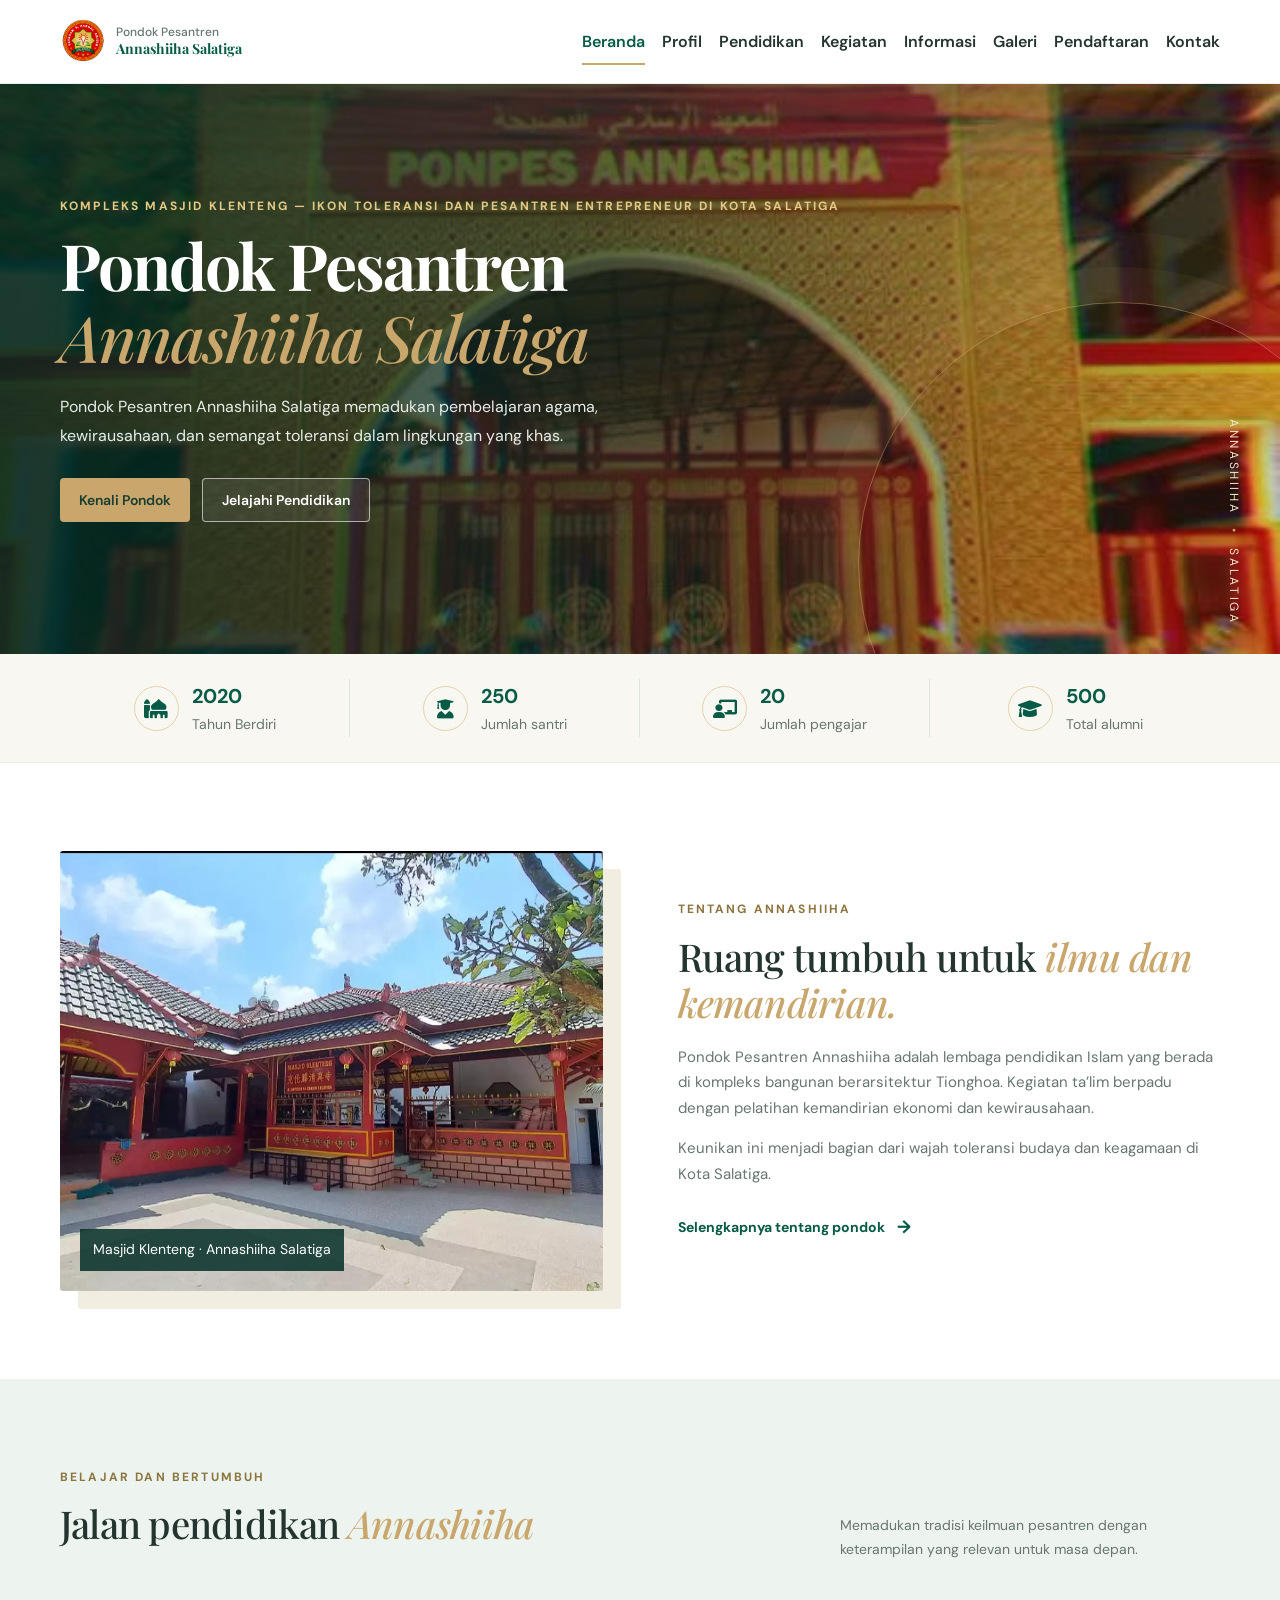
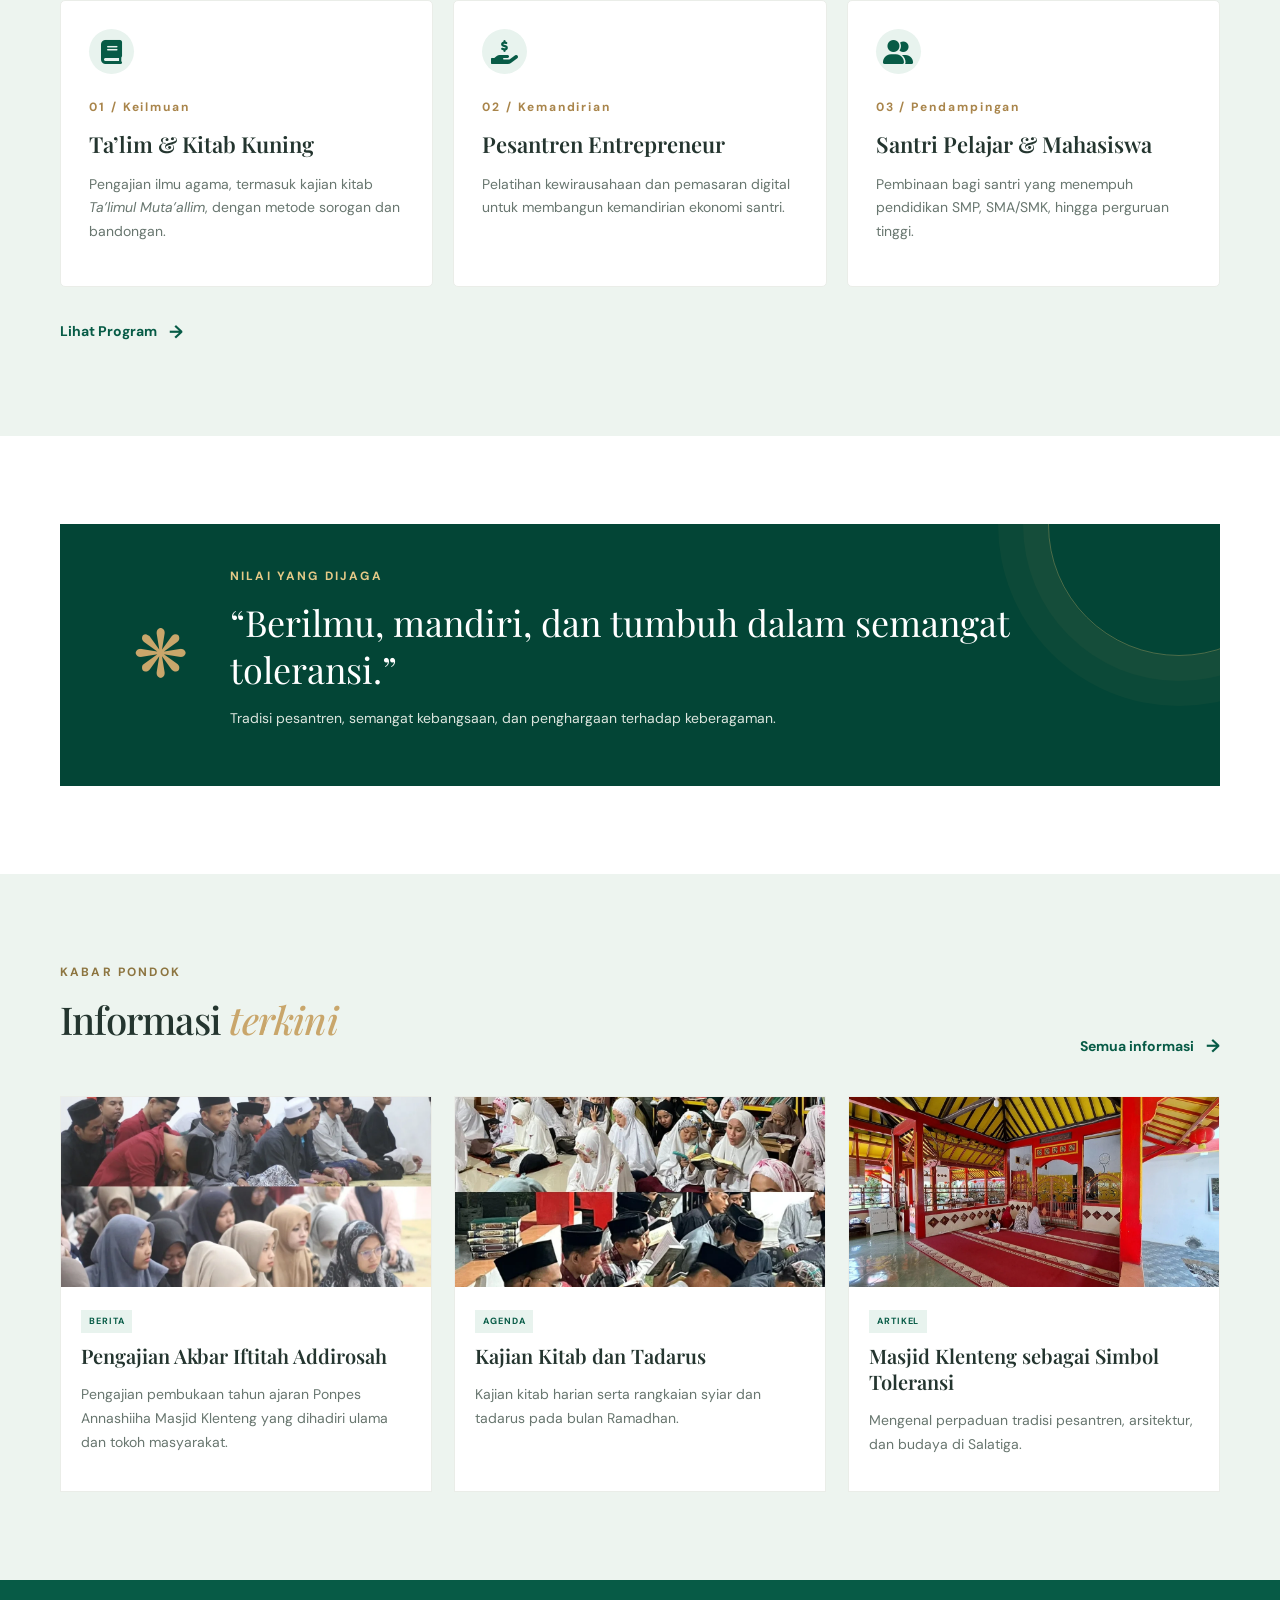
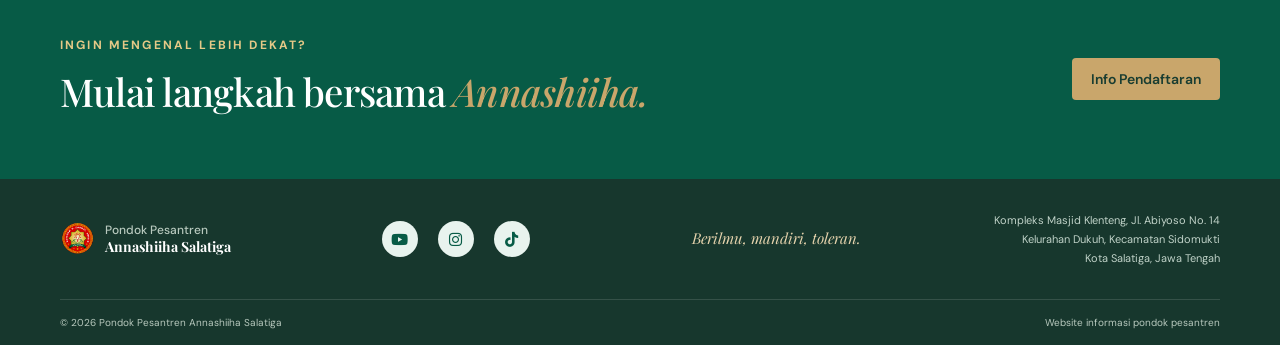
<file: index.html>
<!doctype html>
<html lang="id">
  <head>
    <meta charset="utf-8" />
    <meta name="viewport" content="width=device-width, initial-scale=1" />
    <meta
      name="description"
      content="Website Pondok Pesantren Annashiiha Salatiga — pendidikan Islam, kemandirian ekonomi, dan toleransi."
    />
    <title>Beranda | Pondok Pesantren Annashiiha Salatiga</title>
    <link rel="icon" href="assets/logo.png" type="image/svg+xml" />
    <link rel="stylesheet" href="css/style.css" />
    <link
      rel="stylesheet"
      href="https://cdnjs.cloudflare.com/ajax/libs/font-awesome/6.0.0/css/all.min.css"
    />
  </head>
  <body>
    <!-- header  -->
    <header class="site-header">
      <div class="container nav-wrap">
        <a class="brand" href="index.html">
          <img src="assets/logo.png" alt="" /><span
            ><strong>Pondok Pesantren</strong><b>Annashiiha Salatiga</b></span
          >
        </a>

        <!-- Tombol Hamburder -->
        <button
          class="nav-toggle"
          id="nav-toggle"
          type="button"
          aria-label="Buka menu navigasi"
          aria-controls="main-nav"
          aria-expanded="false"
        >
          <i class="fa-solid fa-bars"></i>
        </button>

        <!-- Menu Navigasi -->
        <nav class="main-nav" id="main-nav">
          <a class="active" href="index.html">Beranda</a>
          <a href="profil.html">Profil</a>
          <a href="pendidikan.html">Pendidikan</a>
          <a href="kegiatan.html">Kegiatan</a>
          <a href="informasi.html">Informasi</a>
          <a href="galeri.html">Galeri</a>
          <a href="pendaftaran.html">Pendaftaran</a>
          <a href="kontak.html">Kontak</a>
        </nav>
      </div>
    </header>

    <!-- konten -->
    <main>
      <!-- hero section -->
      <section class="hero-home">
        <div class="hero-overlay"></div>
        <div class="container hero-content">
          <span class="eyebrow light"
            >Kompleks Masjid Klenteng — Ikon Toleransi dan Pesantren
            Entrepreneur di Kota Salatiga</span
          >
          <h1>Pondok Pesantren<br /><em>Annashiiha Salatiga</em></h1>
          <p>
            Pondok Pesantren Annashiiha Salatiga memadukan pembelajaran agama,
            kewirausahaan, dan semangat toleransi dalam lingkungan yang khas.
          </p>
          <div class="hero-actions">
            <a class="btn btn-gold" href="profil.html">Kenali Pondok</a>
            <a class="btn btn-glass" href="pendidikan.html"
              >Jelajahi Pendidikan</a
            >
          </div>
        </div>
        <div class="hero-mark">ANNASHIIHA <span>•</span> SALATIGA</div>
      </section>

      <!-- counter -->
      <section class="stats-strip">
        <div class="container stats-grid">
          <div class="stat">
            <span class="stat-icon"><i class="fa-solid fa-mosque"></i></span>
            <div>
              <strong class="counter" data-target="2020">0</strong>
              <small>Tahun Berdiri</small>
            </div>
          </div>
          <div class="stat">
            <span class="stat-icon"
              ><i class="fa-solid fa-user-graduate"></i
            ></span>
            <div>
              <strong class="counter" data-target="250">0</strong>
              <small>Jumlah santri</small>
            </div>
          </div>
          <div class="stat">
            <span class="stat-icon"
              ><i class="fa-solid fa-chalkboard-teacher"></i
            ></span>
            <div>
              <strong class="counter" data-target="20">0</strong>
              <small>Jumlah pengajar</small>
            </div>
          </div>
          <div class="stat">
            <span class="stat-icon"
              ><i class="fa-solid fa-graduation-cap"></i
            ></span>
            <div>
              <strong class="counter" data-target="500">0</strong>
              <small>Total alumni</small>
            </div>
          </div>
        </div>
      </section>

      <section class="section">
        <div class="container split-feature">
          <div class="feature-image image-temple">
            <span class="image-caption"
              >Masjid Klenteng · Annashiiha Salatiga</span
            >
          </div>
          <div class="feature-copy">
            <span class="eyebrow">Tentang Annashiiha</span>
            <h2>Ruang tumbuh untuk <em>ilmu dan kemandirian.</em></h2>
            <p>
              Pondok Pesantren Annashiiha adalah lembaga pendidikan Islam yang
              berada di kompleks bangunan berarsitektur Tionghoa. Kegiatan
              ta’lim berpadu dengan pelatihan kemandirian ekonomi dan
              kewirausahaan.
            </p>
            <p>
              Keunikan ini menjadi bagian dari wajah toleransi budaya dan
              keagamaan di Kota Salatiga.
            </p>
            <a class="text-link" href="profil.html"
              >Selengkapnya tentang pondok <span>→</span></a
            >
          </div>
        </div>
      </section>

      <section class="section section-soft">
        <div class="container">
          <div class="section-heading">
            <div>
              <span class="eyebrow">Belajar dan bertumbuh</span>
              <h2>Jalan pendidikan <em>Annashiiha</em></h2>
            </div>
            <p>
              Memadukan tradisi keilmuan pesantren dengan keterampilan yang
              relevan untuk masa depan.
            </p>
          </div>
          <div class="cards-3">
            <article class="info-card">
              <div class="card-symbol"><i class="fa-solid fa-book"></i></div>
              <span class="card-kicker">01 / Keilmuan</span>
              <h3>Ta’lim &amp; Kitab Kuning</h3>
              <p>
                Pengajian ilmu agama, termasuk kajian kitab
                <i>Ta’limul Muta’allim</i>, dengan metode sorogan dan bandongan.
              </p>
            </article>
            <article class="info-card">
              <div class="card-symbol">
                <i class="fa-solid fa-hand-holding-usd"></i>
              </div>
              <span class="card-kicker">02 / Kemandirian</span>
              <h3>Pesantren Entrepreneur</h3>
              <p>
                Pelatihan kewirausahaan dan pemasaran digital untuk membangun
                kemandirian ekonomi santri.
              </p>
            </article>
            <article class="info-card">
              <div class="card-symbol">
                <i class="fa-solid fa-user-friends"></i>
              </div>
              <span class="card-kicker">03 / Pendampingan</span>
              <h3>Santri Pelajar &amp; Mahasiswa</h3>
              <p>
                Pembinaan bagi santri yang menempuh pendidikan SMP, SMA/SMK,
                hingga perguruan tinggi.
              </p>
            </article>
            <a class="text-link" href="pendidikan.html"
              >Lihat Program <span>→</span></a
            >
          </div>
        </div>
      </section>

      <section class="section">
        <div class="container quote-band">
          <div class="quote-ornament">❋</div>
          <div>
            <span class="eyebrow light">Nilai yang dijaga</span>
            <blockquote>
              “Berilmu, mandiri, dan tumbuh dalam semangat toleransi.”
            </blockquote>
            <p>
              Tradisi pesantren, semangat kebangsaan, dan penghargaan terhadap
              keberagaman.
            </p>
          </div>
        </div>
      </section>

      <section class="section section-soft">
        <div class="container">
          <div class="section-heading">
            <div>
              <span class="eyebrow">Kabar pondok</span>
              <h2>Informasi <em>terkini</em></h2>
            </div>
            <a href="informasi.html" class="text-link"
              >Semua informasi <span>→</span></a
            >
          </div>
          <div class="news-grid">
            <article class="news-card">
              <div class="news-image news-one"></div>
              <div class="news-body">
                <span class="tag">Berita</span>
                <h3>Pengajian Akbar Iftitah Addirosah</h3>
                <p>
                  Pengajian pembukaan tahun ajaran Ponpes Annashiiha Masjid
                  Klenteng yang dihadiri ulama dan tokoh masyarakat.
                </p>
              </div>
            </article>
            <article class="news-card">
              <div class="news-image news-two"></div>
              <div class="news-body">
                <span class="tag">Agenda</span>
                <h3>Kajian Kitab dan Tadarus</h3>
                <p>
                  Kajian kitab harian serta rangkaian syiar dan tadarus pada
                  bulan Ramadhan.
                </p>
              </div>
            </article>
            <article class="news-card">
              <div class="news-image news-three"></div>
              <div class="news-body">
                <span class="tag">Artikel</span>
                <h3>Masjid Klenteng sebagai Simbol Toleransi</h3>
                <p>
                  Mengenal perpaduan tradisi pesantren, arsitektur, dan budaya
                  di Salatiga.
                </p>
              </div>
            </article>
          </div>
        </div>
      </section>

      <section class="cta-section">
        <div class="container cta-inner">
          <div>
            <span class="eyebrow light">Ingin mengenal lebih dekat?</span>
            <h2>Mulai langkah bersama <em>Annashiiha.</em></h2>
          </div>
          <a class="btn btn-gold" href="pendaftaran.html">Info Pendaftaran</a>
        </div>
      </section>
    </main>

    <!-- footer -->
    <footer class="site-footer">
      <div class="container footer-main">
        <a class="brand brand-footer" href="index.html"
          ><img src="assets/logo.png" alt="" />
          <span
            ><strong>Pondok Pesantren</strong><b>Annashiiha Salatiga</b></span
          ></a
        >
        <div class="social">
          <a
            href="https://www.youtube.com/@ponpes_annashiiha"
            aria-label="YouTube"
            target="_blank"
            rel="noopener noreferrer"
            ><i class="fab fa-youtube"></i
          ></a>
          <a
            href="https://www.instagram.com/ponpes_annashiiha/"
            aria-label="Instagram"
            target="_blank"
            rel="noopener noreferrer"
            ><i class="fab fa-instagram"></i
          ></a>
          <a
            href="https://www.tiktok.com/@ponpes_annashiiha"
            aria-label="Tiktok"
            target="_blank"
            rel="noopener noreferrer"
            ><i class="fab fa-tiktok"></i
          ></a>
        </div>
        <p>Berilmu, mandiri, toleran.</p>
        <div class="footer-address">
          Kompleks Masjid Klenteng, Jl. Abiyoso No. 14<br />Kelurahan Dukuh,
          Kecamatan Sidomukti<br />Kota Salatiga, Jawa Tengah
        </div>
      </div>
      <div class="container footer-bottom">
        <span
          >© <span id="year"></span> Pondok Pesantren Annashiiha Salatiga</span
        ><span>Website informasi pondok pesantren</span>
      </div>
    </footer>

    <script src="js/main.js"></script>
  </body>
</html>
</file>
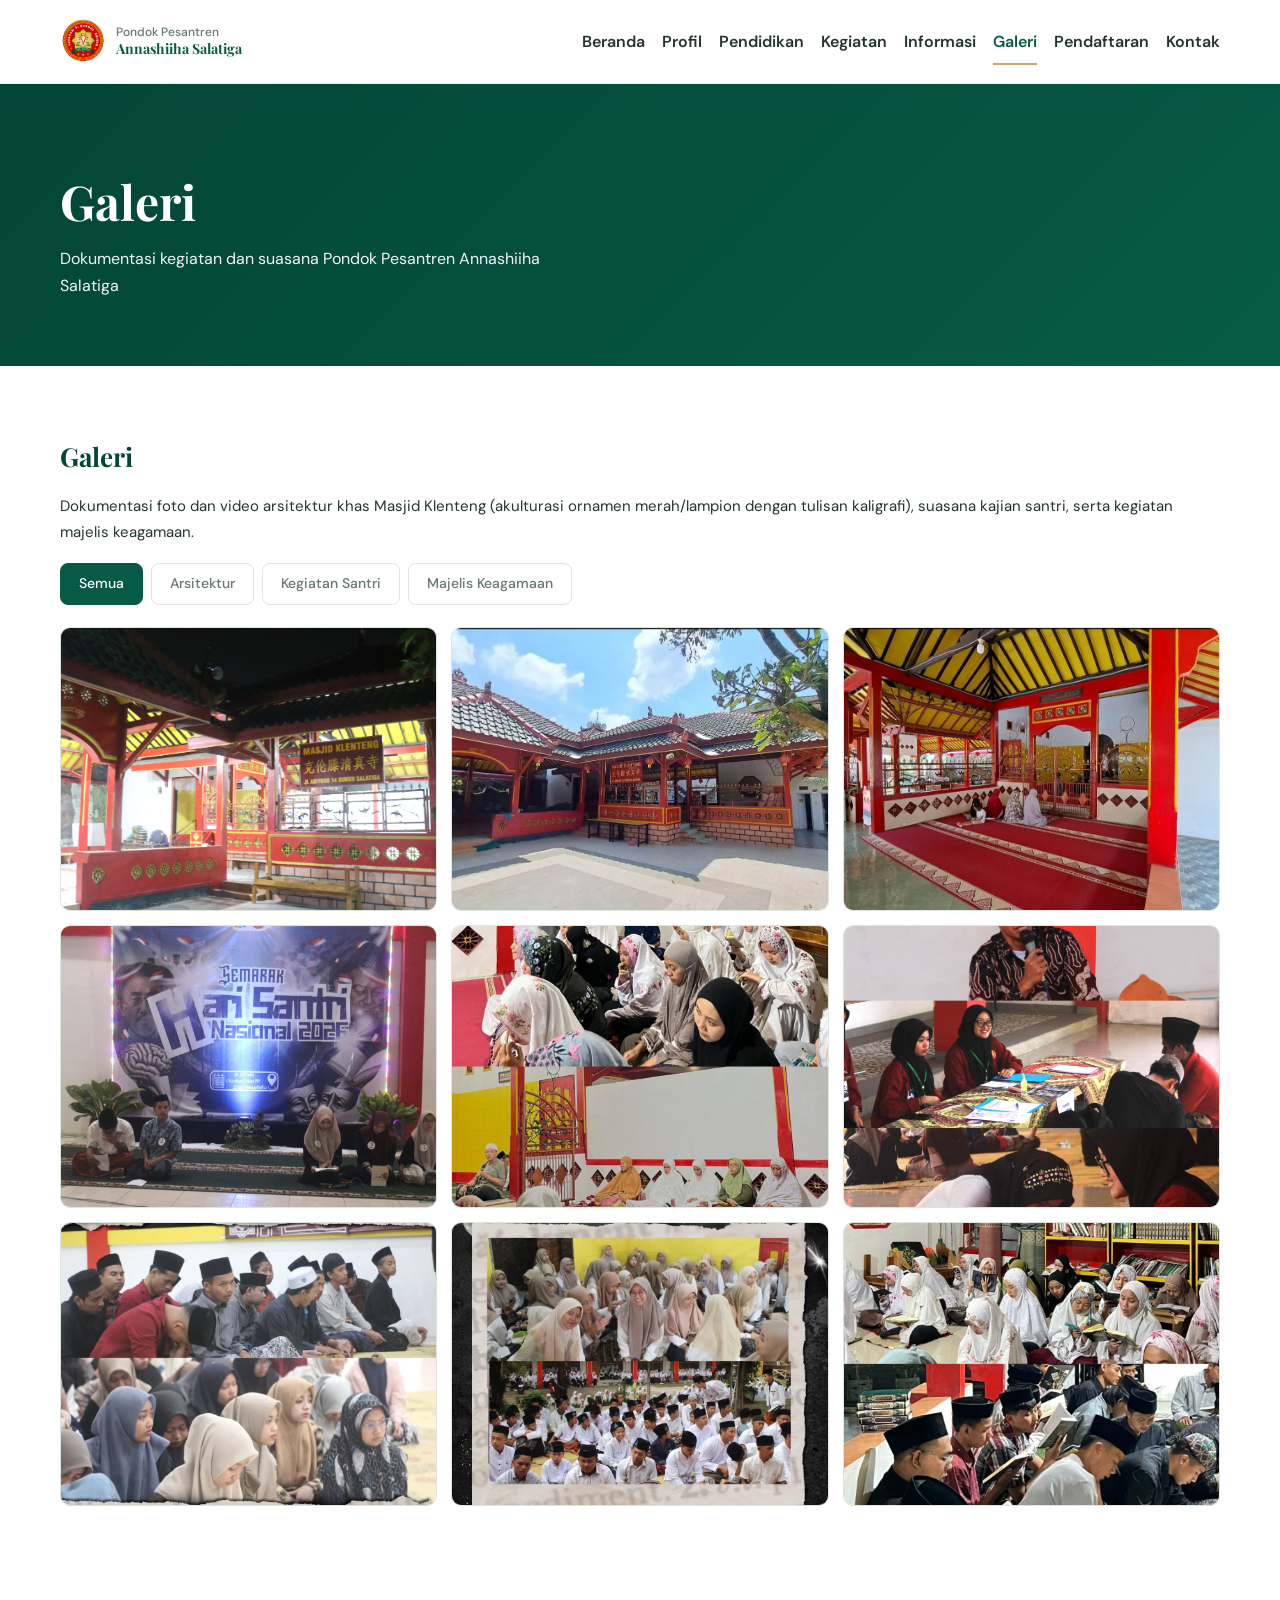
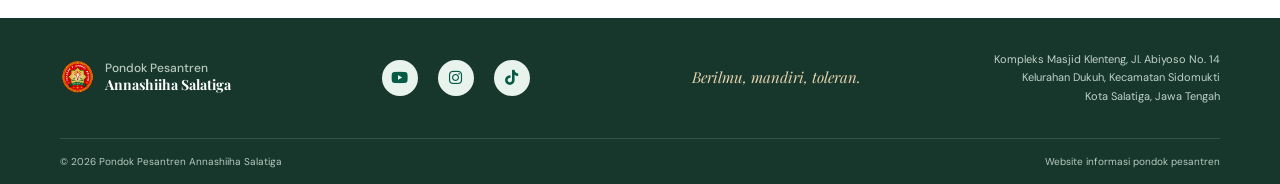
<file: galeri.html>
<!doctype html>
<html lang="id">
  <head>
    <meta charset="UTF-8" />
    <meta name="viewport" content="width=device-width, initial-scale=1" />
    <title>Galeri | Pondok Pesantren Annashiiha Salatiga</title>
    <meta
      name="description"
      content="Dokumentasi kegiatan dan suasana Pondok Pesantren Annashiiha Salatiga."
    />

    <link
      rel="stylesheet"
      href="https://cdnjs.cloudflare.com/ajax/libs/font-awesome/6.0.0/css/all.min.css"
    />
    <link rel="stylesheet" href="css/style.css" />
  </head>
  <body class="page-galeri">
    <header class="site-header">
      <div class="container nav-wrap">
        <a class="brand" href="index.html">
          <img src="assets/logo.png" alt="" />
          <span>
            <strong>Pondok Pesantren</strong>
            <b>Annashiiha Salatiga</b>
          </span>
        </a>

        <button
          class="nav-toggle"
          id="nav-toggle"
          type="button"
          aria-label="Buka menu navigasi"
          aria-controls="main-nav"
          aria-expanded="false"
        >
          <i class="fa-solid fa-bars"></i>
        </button>

        <nav class="main-nav" id="main-nav">
          <a href="index.html">Beranda</a>
          <a href="profil.html">Profil</a>
          <a href="pendidikan.html">Pendidikan</a>
          <a href="kegiatan.html">Kegiatan</a>
          <a href="informasi.html">Informasi</a>
          <a href="galeri.html" class="active">Galeri</a>
          <a href="pendaftaran.html">Pendaftaran</a>
          <a href="kontak.html">Kontak</a>
        </nav>
      </div>
    </header>

    <section class="hero">
      <div class="container">
        <h1>Galeri</h1>
        <p>
          Dokumentasi kegiatan dan suasana Pondok Pesantren Annashiiha Salatiga
        </p>
      </div>
    </section>

    <main class="container page">
      <div class="content">
        <section id="galeri">
          <h2>Galeri</h2>
          <p class="lead">
            Dokumentasi foto dan video arsitektur khas Masjid Klenteng
            (akulturasi ornamen merah/lampion dengan tulisan kaligrafi), suasana
            kajian santri, serta kegiatan majelis keagamaan.
          </p>

          <div
            class="filters"
            id="filters"
            role="group"
            aria-label="Filter kategori foto"
          >
            <button class="active" data-filter="all">Semua</button>
            <button data-filter="arsitektur">Arsitektur</button>
            <button data-filter="kegiatan">Kegiatan Santri</button>
            <button data-filter="majelis">Majelis Keagamaan</button>
          </div>

          <div class="gallery" id="gallery">
            <figure class="item" data-cat="arsitektur" tabindex="0">
              <div class="thumb" data-bg="assets/arsitektur.JPG"></div>
              <figcaption>Arsitektur khas Tionghoa Masjid Klenteng</figcaption>
            </figure>
            <figure class="item" data-cat="arsitektur" tabindex="0">
              <div class="thumb" data-bg="assets/masjid-klenteng.webp"></div>
              <figcaption>Arsitektur Masjid Klenteng</figcaption>
            </figure>
            <figure class="item" data-cat="arsitektur" tabindex="0">
              <div class="thumb" data-bg="assets/masjid2.webp"></div>
              <figcaption>Arsitektur Masjid Klenteng</figcaption>
            </figure>
            <figure class="item" data-cat="kegiatan" tabindex="0">
              <div class="thumb" data-bg="assets/hsn2026.JPG"></div>
              <figcaption>Semarak Hari Santri Nasional 2026</figcaption>
            </figure>
            <figure class="item" data-cat="kegiatan" tabindex="0">
              <div class="thumb" data-bg="assets/nuzulul quran.jpg"></div>
              <figcaption>Peringatan Nuzulul Quran</figcaption>
            </figure>
            <figure class="item" data-cat="kegiatan" tabindex="0">
              <div
                class="thumb"
                data-bg="assets/penerimaan santri baru.jpg"
              ></div>
              <figcaption>Penerimaan Santri Baru 2025</figcaption>
            </figure>
            <figure class="item" data-cat="majelis" tabindex="0">
              <div class="thumb" data-bg="assets/iftitah dirosah.jpg"></div>
              <figcaption>Pengajian Akbar Iftitah Addirosah</figcaption>
            </figure>
            <figure class="item" data-cat="majelis" tabindex="0">
              <div class="thumb" data-bg="assets/pengajian ahad pon.jpg"></div>
              <figcaption>Pengajian Ahad Pon</figcaption>
            </figure>
            <figure class="item" data-cat="majelis" tabindex="0">
              <div class="thumb" data-bg="assets/Muqoddaman.jpg"></div>
              <figcaption>Rutinan Muqoddaman Sabtu Pahing</figcaption>
            </figure>
          </div>
          <p class="empty" id="empty">Belum ada foto di kategori ini.</p>
        </section>
      </div>
    </main>

    <div
      class="lightbox"
      id="lightbox"
      role="dialog"
      aria-modal="true"
      aria-label="Pratinjau foto"
    >
      <button class="lb-btn lb-close" id="lbClose" aria-label="Tutup">
        &times;
      </button>
      <button class="lb-btn lb-prev" id="lbPrev" aria-label="Foto sebelumnya">
        &#8249;
      </button>
      <div class="big" id="lbImg"></div>
      <p id="lbCap"></p>
      <button class="lb-btn lb-next" id="lbNext" aria-label="Foto berikutnya">
        &#8250;
      </button>
    </div>

    <footer class="site-footer">
      <div class="container footer-main">
        <a class="brand brand-footer" href="index.html">
          <img src="assets/logo.png" alt="" />
          <span>
            <strong>Pondok Pesantren</strong>
            <b>Annashiiha Salatiga</b>
          </span>
        </a>

        <div class="social">
          <a
            href="https://www.youtube.com/@ponpes_annashiiha"
            aria-label="YouTube"
            target="_blank"
            rel="noopener noreferrer"
            ><i class="fab fa-youtube"></i
          ></a>
          <a
            href="https://www.instagram.com/ponpes_annashiiha/"
            aria-label="Instagram"
            target="_blank"
            rel="noopener noreferrer"
            ><i class="fab fa-instagram"></i
          ></a>
          <a
            href="https://www.tiktok.com/@ponpes_annashiiha"
            aria-label="Tiktok"
            target="_blank"
            rel="noopener noreferrer"
            ><i class="fab fa-tiktok"></i
          ></a>
        </div>

        <p>Berilmu, mandiri, toleran.</p>

        <div class="footer-address">
          Kompleks Masjid Klenteng, Jl. Abiyoso No. 14<br />
          Kelurahan Dukuh, Kecamatan Sidomukti<br />
          Kota Salatiga, Jawa Tengah
        </div>
      </div>

      <div class="container footer-bottom">
        <span
          >© <span id="year"></span> Pondok Pesantren Annashiiha Salatiga</span
        >
        <span>Website informasi pondok pesantren</span>
      </div>
    </footer>

    <script defer src="js/main.js"></script>
  </body>
</html>
</file>
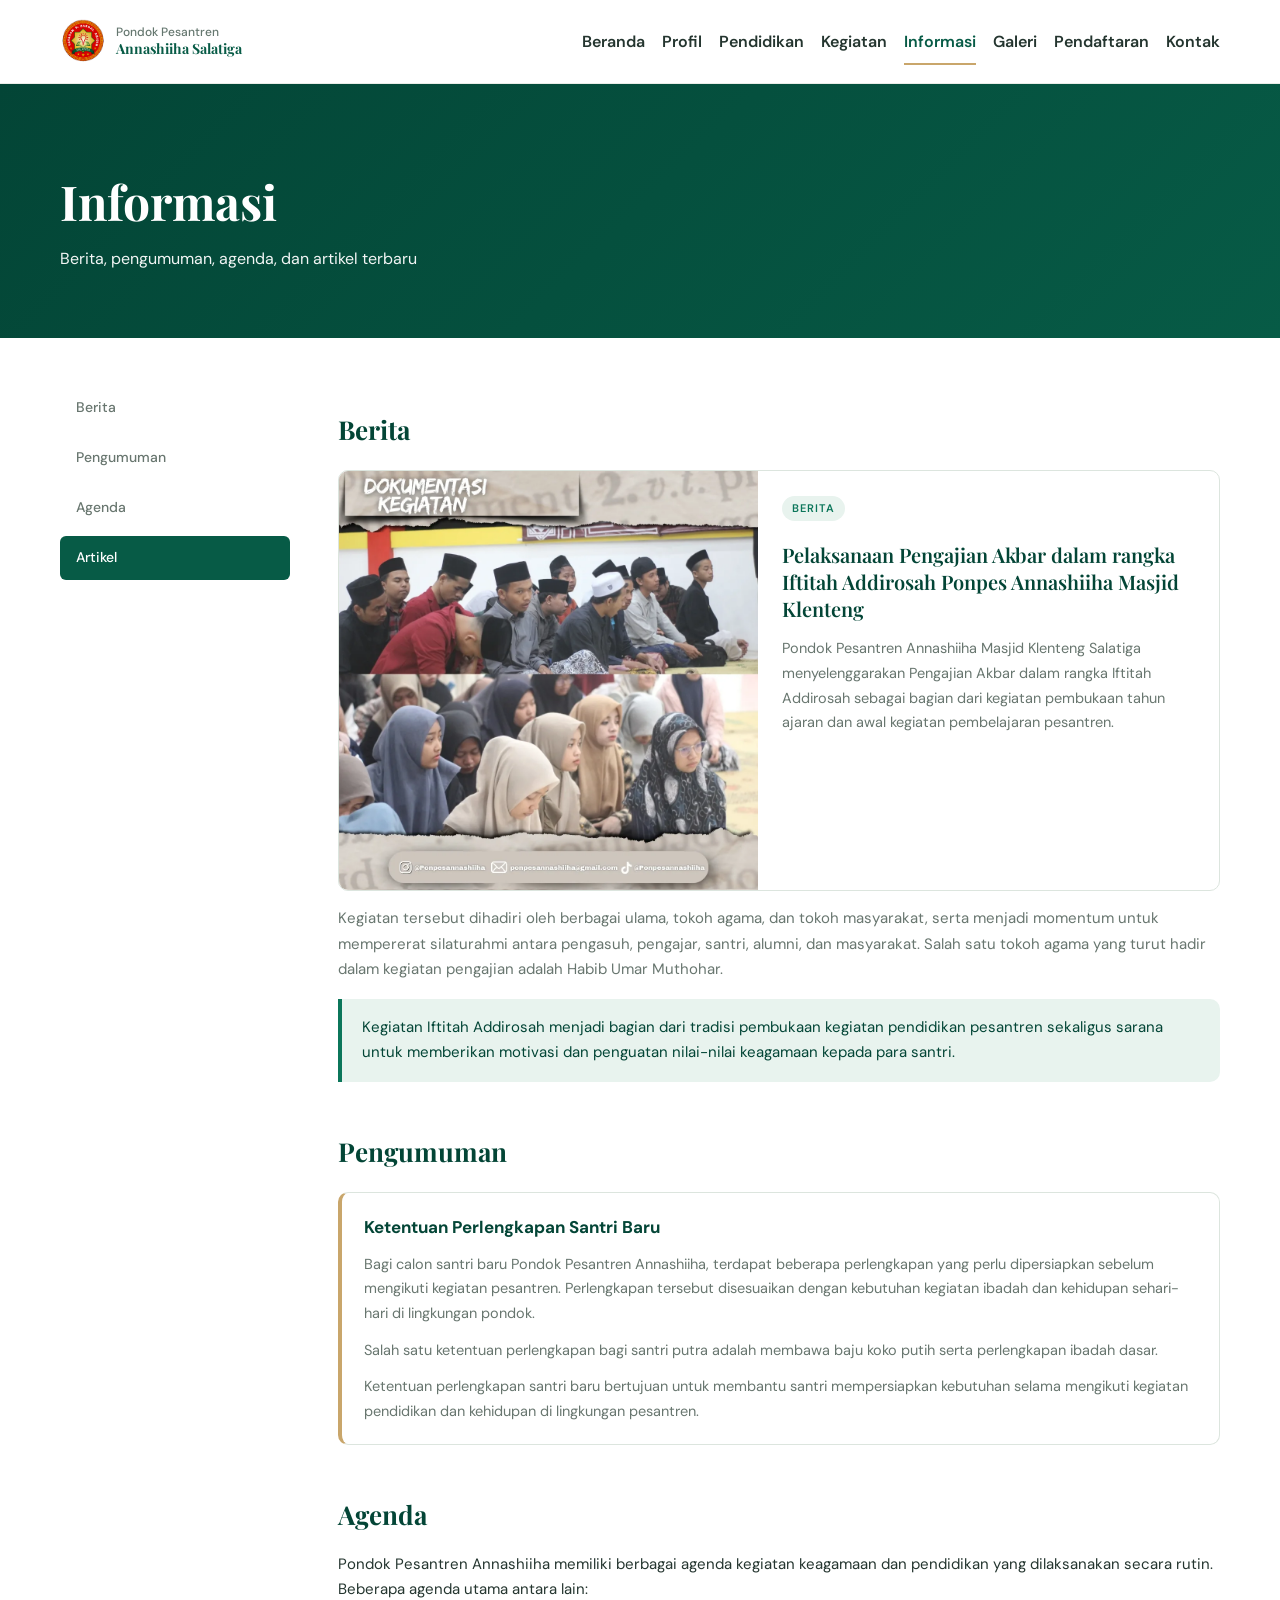
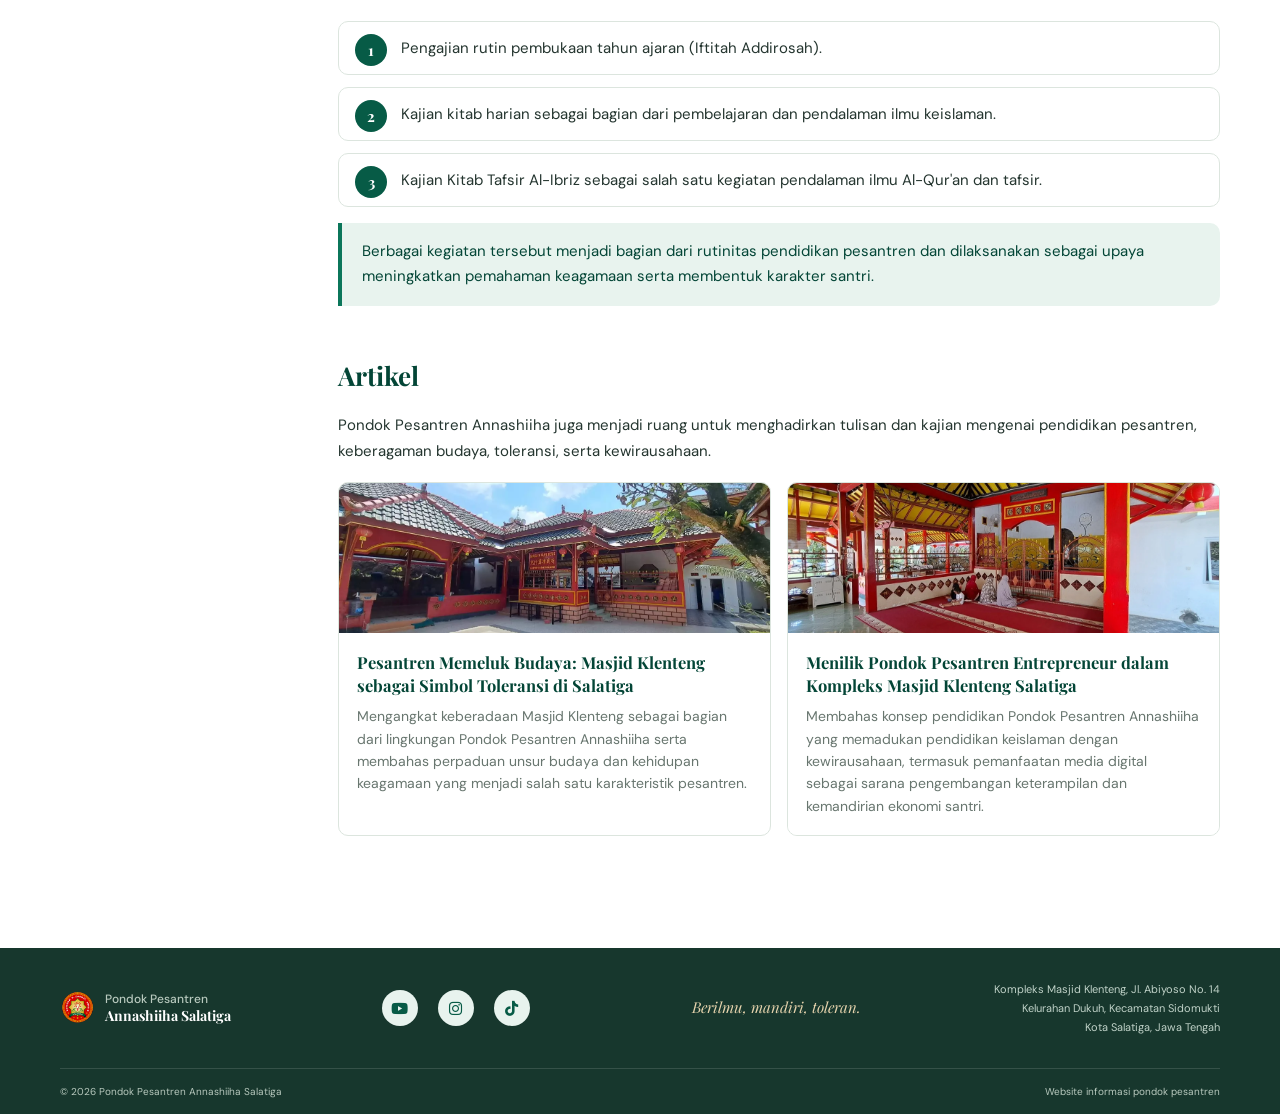
<file: informasi.html>
<!doctype html>
<html lang="id">
  <head>
    <meta charset="UTF-8" />
    <meta name="viewport" content="width=device-width, initial-scale=1" />
    <title>Informasi | Pondok Pesantren Annashiiha Salatiga</title>
    <meta
      name="description"
      content="Berita, pengumuman, agenda, dan artikel Pondok Pesantren Annashiiha Salatiga."
    />

    <link
      rel="stylesheet"
      href="https://cdnjs.cloudflare.com/ajax/libs/font-awesome/6.0.0/css/all.min.css"
    />
    <link rel="stylesheet" href="css/style.css" />
  </head>
  <body class="page-informasi">
    <header class="site-header">
      <div class="container nav-wrap">
        <a class="brand" href="index.html">
          <img src="assets/logo.png" alt="" />
          <span>
            <strong>Pondok Pesantren</strong>
            <b>Annashiiha Salatiga</b>
          </span>
        </a>

        <button
          class="nav-toggle"
          id="nav-toggle"
          type="button"
          aria-label="Buka menu navigasi"
          aria-controls="main-nav"
          aria-expanded="false"
        >
          <i class="fa-solid fa-bars"></i>
        </button>

        <nav class="main-nav" id="main-nav">
          <a href="index.html">Beranda</a>
          <a href="profil.html">Profil</a>
          <a href="pendidikan.html">Pendidikan</a>
          <a href="kegiatan.html">Kegiatan</a>
          <a href="informasi.html" class="active">Informasi</a>
          <a href="galeri.html">Galeri</a>
          <a href="pendaftaran.html">Pendaftaran</a>
          <a href="kontak.html">Kontak</a>
        </nav>
      </div>
    </header>

    <section class="hero">
      <div class="container">
        <h1>Informasi</h1>
        <p>Berita, pengumuman, agenda, dan artikel terbaru</p>
      </div>
    </section>

    <main class="container page">
      <nav class="side" id="side" aria-label="Sub menu informasi">
        <a href="#berita" class="active">Berita</a>
        <a href="#pengumuman">Pengumuman</a>
        <a href="#agenda">Agenda</a>
        <a href="#artikel">Artikel</a>
      </nav>

      <div class="content">
        <!-- ===== BERITA ===== -->
        <section id="berita">
          <h2>Berita</h2>
          <article class="news">
            <div
              class="news-img"
              role="img"
              aria-label="Pengajian Akbar Iftitah Addirosah"
            >
              <img src="assets/iftitah dirosah.jpg" alt="" />
            </div>
            <div class="news-body">
              <span class="tag">Berita</span>
              <h3>
                Pelaksanaan Pengajian Akbar dalam rangka Iftitah Addirosah
                Ponpes Annashiiha Masjid Klenteng
              </h3>
              <p>
                Pondok Pesantren Annashiiha Masjid Klenteng Salatiga
                menyelenggarakan Pengajian Akbar dalam rangka Iftitah Addirosah
                sebagai bagian dari kegiatan pembukaan tahun ajaran dan awal
                kegiatan pembelajaran pesantren.
              </p>
            </div>
          </article>
          <p>
            Kegiatan tersebut dihadiri oleh berbagai ulama, tokoh agama, dan
            tokoh masyarakat, serta menjadi momentum untuk mempererat
            silaturahmi antara pengasuh, pengajar, santri, alumni, dan
            masyarakat. Salah satu tokoh agama yang turut hadir dalam kegiatan
            pengajian adalah Habib Umar Muthohar.
          </p>
          <div class="highlight">
            <p>
              Kegiatan Iftitah Addirosah menjadi bagian dari tradisi pembukaan
              kegiatan pendidikan pesantren sekaligus sarana untuk memberikan
              motivasi dan penguatan nilai-nilai keagamaan kepada para santri.
            </p>
          </div>
        </section>

        <!-- ===== PENGUMUMAN ===== -->
        <section id="pengumuman">
          <h2>Pengumuman</h2>
          <div class="notice">
            <h3>Ketentuan Perlengkapan Santri Baru</h3>
            <p>
              Bagi calon santri baru Pondok Pesantren Annashiiha, terdapat
              beberapa perlengkapan yang perlu dipersiapkan sebelum mengikuti
              kegiatan pesantren. Perlengkapan tersebut disesuaikan dengan
              kebutuhan kegiatan ibadah dan kehidupan sehari-hari di lingkungan
              pondok.
            </p>
            <p>
              Salah satu ketentuan perlengkapan bagi santri putra adalah membawa
              baju koko putih serta perlengkapan ibadah dasar.
            </p>
            <p>
              Ketentuan perlengkapan santri baru bertujuan untuk membantu santri
              mempersiapkan kebutuhan selama mengikuti kegiatan pendidikan dan
              kehidupan di lingkungan pesantren.
            </p>
          </div>
        </section>

        <!-- ===== AGENDA ===== -->
        <section id="agenda">
          <h2>Agenda</h2>
          <p class="lead">
            Pondok Pesantren Annashiiha memiliki berbagai agenda kegiatan
            keagamaan dan pendidikan yang dilaksanakan secara rutin. Beberapa
            agenda utama antara lain:
          </p>
          <ol class="agenda">
            <li>Pengajian rutin pembukaan tahun ajaran (Iftitah Addirosah).</li>
            <li>
              Kajian kitab harian sebagai bagian dari pembelajaran dan
              pendalaman ilmu keislaman.
            </li>
            <li>
              Kajian Kitab Tafsir Al-Ibriz sebagai salah satu kegiatan
              pendalaman ilmu Al-Qur'an dan tafsir.
            </li>
          </ol>
          <div class="highlight">
            <p>
              Berbagai kegiatan tersebut menjadi bagian dari rutinitas
              pendidikan pesantren dan dilaksanakan sebagai upaya meningkatkan
              pemahaman keagamaan serta membentuk karakter santri.
            </p>
          </div>
        </section>

        <!-- ===== ARTIKEL ===== -->
        <section id="artikel">
          <h2>Artikel</h2>
          <p class="lead">
            Pondok Pesantren Annashiiha juga menjadi ruang untuk menghadirkan
            tulisan dan kajian mengenai pendidikan pesantren, keberagaman
            budaya, toleransi, serta kewirausahaan.
          </p>
          <div class="grid-2">
            <article class="article">
              <div class="thumb" role="img" aria-label="Masjid Klenteng">
                <img src="assets/masjid-klenteng.webp" alt="" />
              </div>
              <div class="body">
                <h3>
                  Pesantren Memeluk Budaya: Masjid Klenteng sebagai Simbol
                  Toleransi di Salatiga
                </h3>
                <p>
                  Mengangkat keberadaan Masjid Klenteng sebagai bagian dari
                  lingkungan Pondok Pesantren Annashiiha serta membahas
                  perpaduan unsur budaya dan kehidupan keagamaan yang menjadi
                  salah satu karakteristik pesantren.
                </p>
              </div>
            </article>
            <article class="article">
              <div class="thumb" role="img" aria-label="Pesantren entrepreneur">
                <img src="assets/masjid2.webp" alt="" />
              </div>
              <div class="body">
                <h3>
                  Menilik Pondok Pesantren Entrepreneur dalam Kompleks Masjid
                  Klenteng Salatiga
                </h3>
                <p>
                  Membahas konsep pendidikan Pondok Pesantren Annashiiha yang
                  memadukan pendidikan keislaman dengan kewirausahaan, termasuk
                  pemanfaatan media digital sebagai sarana pengembangan
                  keterampilan dan kemandirian ekonomi santri.
                </p>
              </div>
            </article>
          </div>
        </section>
      </div>
    </main>

    <footer class="site-footer">
      <div class="container footer-main">
        <a class="brand brand-footer" href="index.html">
          <img src="assets/logo.png" alt="" />
          <span>
            <strong>Pondok Pesantren</strong>
            <b>Annashiiha Salatiga</b>
          </span>
        </a>

        <div class="social">
          <a
            href="https://www.youtube.com/@ponpes_annashiiha"
            aria-label="YouTube"
            target="_blank"
            rel="noopener noreferrer"
            ><i class="fab fa-youtube"></i
          ></a>
          <a
            href="https://www.instagram.com/ponpes_annashiiha/"
            aria-label="Instagram"
            target="_blank"
            rel="noopener noreferrer"
            ><i class="fab fa-instagram"></i
          ></a>
          <a
            href="https://www.tiktok.com/@ponpes_annashiiha"
            aria-label="Tiktok"
            target="_blank"
            rel="noopener noreferrer"
            ><i class="fab fa-tiktok"></i
          ></a>
        </div>

        <p>Berilmu, mandiri, toleran.</p>

        <div class="footer-address">
          Kompleks Masjid Klenteng, Jl. Abiyoso No. 14<br />
          Kelurahan Dukuh, Kecamatan Sidomukti<br />
          Kota Salatiga, Jawa Tengah
        </div>
      </div>

      <div class="container footer-bottom">
        <span
          >© <span id="year"></span> Pondok Pesantren Annashiiha Salatiga</span
        >
        <span>Website informasi pondok pesantren</span>
      </div>
    </footer>

    <script defer src="js/main.js"></script>
  </body>
</html>
</file>
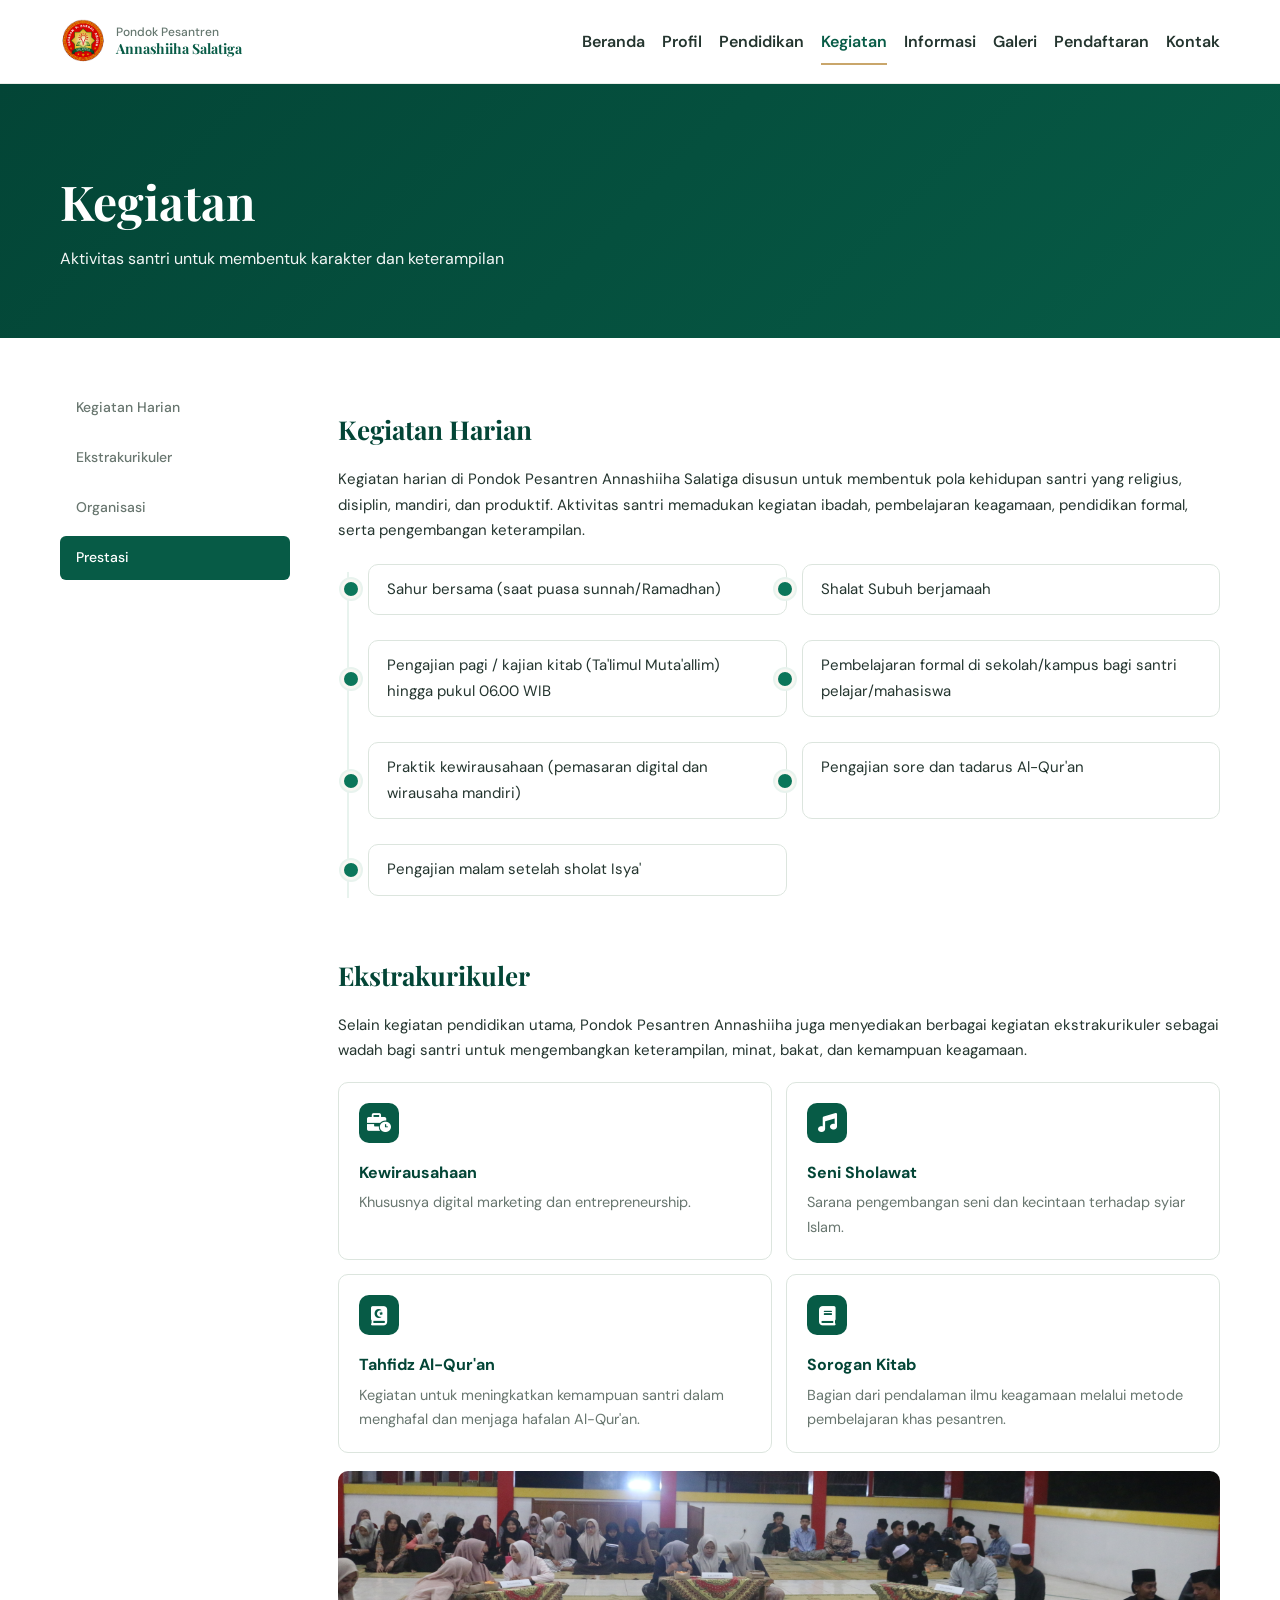
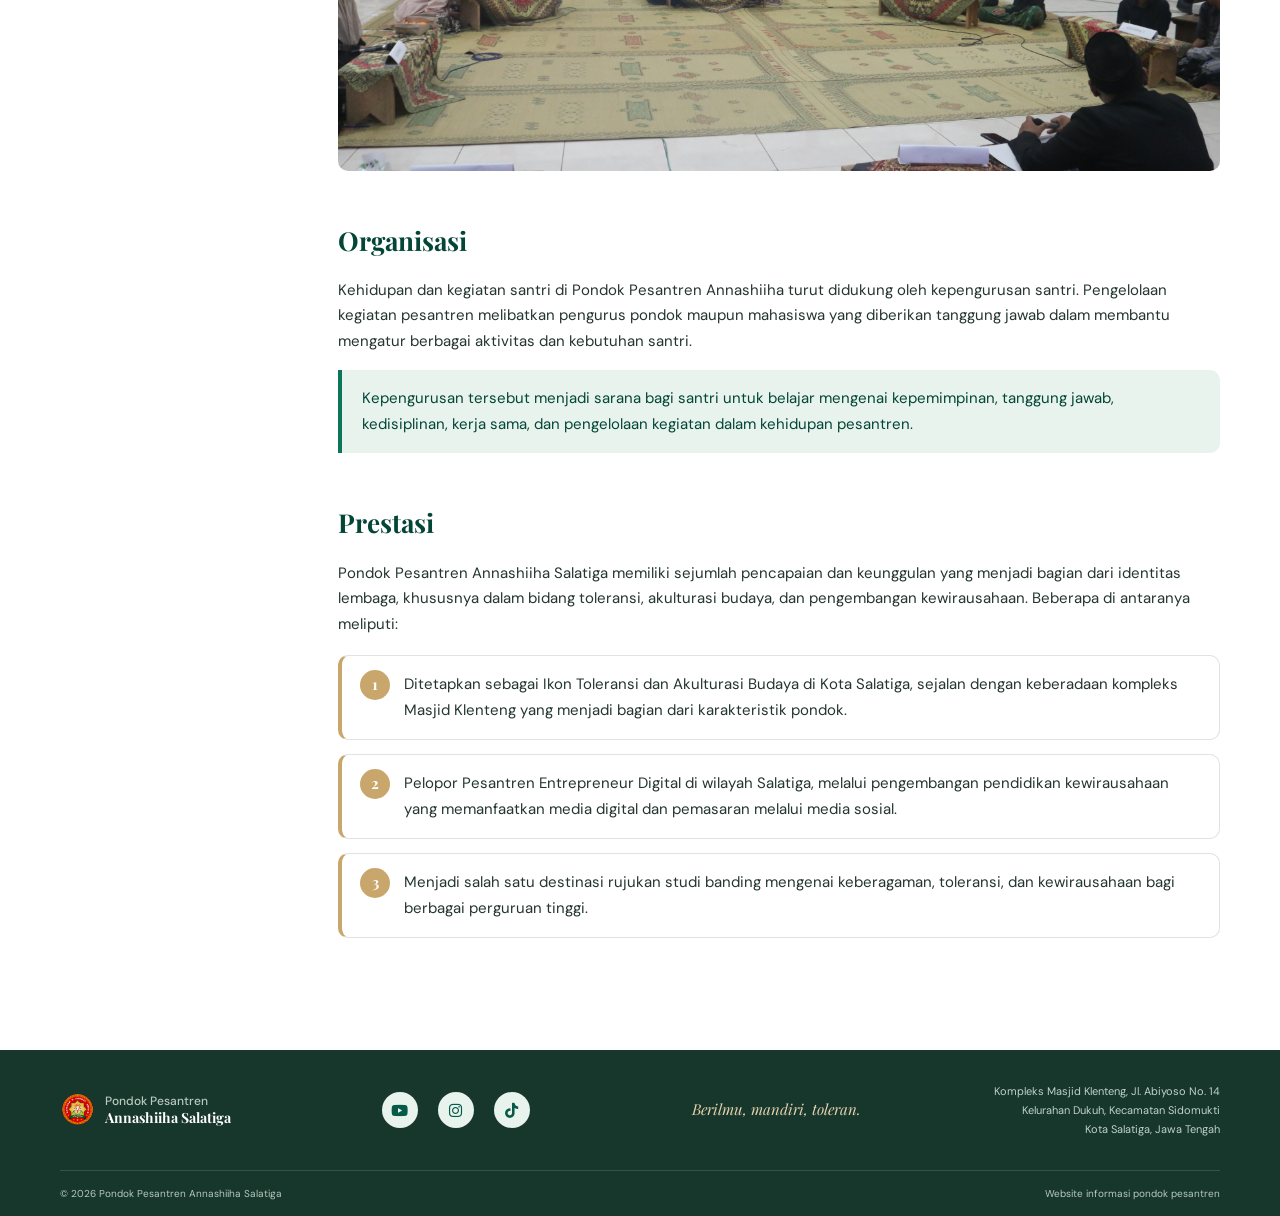
<file: kegiatan.html>
<!doctype html>
<html lang="id">
  <head>
    <meta charset="UTF-8" />
    <meta name="viewport" content="width=device-width, initial-scale=1" />
    <title>Kegiatan | Pondok Pesantren Annashiiha Salatiga</title>
    <meta
      name="description"
      content="Kegiatan harian, ekstrakurikuler, organisasi, dan prestasi santri Pondok Pesantren Annashiiha Salatiga."
    />

    <link
      rel="stylesheet"
      href="https://cdnjs.cloudflare.com/ajax/libs/font-awesome/6.0.0/css/all.min.css"
    />
    <link rel="stylesheet" href="css/style.css" />
  </head>
  <body class="page-kegiatan">
    <header class="site-header">
      <div class="container nav-wrap">
        <a class="brand" href="index.html">
          <img src="assets/logo.png" alt="" />
          <span>
            <strong>Pondok Pesantren</strong>
            <b>Annashiiha Salatiga</b>
          </span>
        </a>

        <button
          class="nav-toggle"
          id="nav-toggle"
          type="button"
          aria-label="Buka menu navigasi"
          aria-controls="main-nav"
          aria-expanded="false"
        >
          <i class="fa-solid fa-bars"></i>
        </button>

        <nav class="main-nav" id="main-nav">
          <a href="index.html">Beranda</a>
          <a href="profil.html">Profil</a>
          <a href="pendidikan.html">Pendidikan</a>
          <a href="kegiatan.html" class="active">Kegiatan</a>
          <a href="informasi.html">Informasi</a>
          <a href="galeri.html">Galeri</a>
          <a href="pendaftaran.html">Pendaftaran</a>
          <a href="kontak.html">Kontak</a>
        </nav>
      </div>
    </header>

    <section class="hero">
      <div class="container">
        <h1>Kegiatan</h1>
        <p>Aktivitas santri untuk membentuk karakter dan keterampilan</p>
      </div>
    </section>

    <main class="container page">
      <nav class="side" id="side" aria-label="Sub menu kegiatan">
        <a href="#harian" class="active">Kegiatan Harian</a>
        <a href="#ekstra">Ekstrakurikuler</a>
        <a href="#organisasi">Organisasi</a>
        <a href="#prestasi">Prestasi</a>
      </nav>

      <div class="content">
        <!-- ===== KEGIATAN HARIAN ===== -->
        <section id="harian">
          <h2>Kegiatan Harian</h2>
          <p class="lead">
            Kegiatan harian di Pondok Pesantren Annashiiha Salatiga disusun
            untuk membentuk pola kehidupan santri yang religius, disiplin,
            mandiri, dan produktif. Aktivitas santri memadukan kegiatan ibadah,
            pembelajaran keagamaan, pendidikan formal, serta pengembangan
            keterampilan.
          </p>
          <ul class="timeline">
            <li>Sahur bersama (saat puasa sunnah/Ramadhan)</li>
            <li>Shalat Subuh berjamaah</li>
            <li>
              Pengajian pagi / kajian kitab (Ta'limul Muta'allim) hingga pukul
              06.00 WIB
            </li>
            <li>
              Pembelajaran formal di sekolah/kampus bagi santri
              pelajar/mahasiswa
            </li>
            <li>
              Praktik kewirausahaan (pemasaran digital dan wirausaha mandiri)
            </li>
            <li>Pengajian sore dan tadarus Al-Qur'an</li>
            <li>Pengajian malam setelah sholat Isya'</li>
          </ul>
        </section>

        <!-- ===== EKSTRAKURIKULER ===== -->
        <section id="ekstra">
          <h2>Ekstrakurikuler</h2>
          <p class="lead">
            Selain kegiatan pendidikan utama, Pondok Pesantren Annashiiha juga
            menyediakan berbagai kegiatan ekstrakurikuler sebagai wadah bagi
            santri untuk mengembangkan keterampilan, minat, bakat, dan kemampuan
            keagamaan.
          </p>
          <div class="grid-2">
            <div class="card">
              <div class="ci"><i class="fa-solid fa-business-time"></i></div>
              <h3>Kewirausahaan</h3>
              <p>Khususnya digital marketing dan entrepreneurship.</p>
            </div>
            <div class="card">
              <div class="ci"><i class="fa-solid fa-music"></i></div>
              <h3>Seni Sholawat</h3>
              <p>
                Sarana pengembangan seni dan kecintaan terhadap syiar Islam.
              </p>
            </div>
            <div class="card">
              <div class="ci"><i class="fa-solid fa-book-quran"></i></div>
              <h3>Tahfidz Al-Qur'an</h3>
              <p>
                Kegiatan untuk meningkatkan kemampuan santri dalam menghafal dan
                menjaga hafalan Al-Qur'an.
              </p>
            </div>
            <div class="card">
              <div class="ci"><i class="fa-solid fa-book"></i></div>
              <h3>Sorogan Kitab</h3>
              <p>
                Bagian dari pendalaman ilmu keagamaan melalui metode
                pembelajaran khas pesantren.
              </p>
            </div>
          </div>
          <div class="photo" role="img" aria-label="Kegiatan santri">
            <img src="assets/kegiatan_santri3.JPG" alt="" />
            <span>Kegiatan santri Pondok Pesantren Annashiiha</span>
          </div>
        </section>

        <!-- ===== ORGANISASI ===== -->
        <section id="organisasi">
          <h2>Organisasi</h2>
          <p class="lead">
            Kehidupan dan kegiatan santri di Pondok Pesantren Annashiiha turut
            didukung oleh kepengurusan santri. Pengelolaan kegiatan pesantren
            melibatkan pengurus pondok maupun mahasiswa yang diberikan tanggung
            jawab dalam membantu mengatur berbagai aktivitas dan kebutuhan
            santri.
          </p>
          <div class="highlight">
            <p>
              Kepengurusan tersebut menjadi sarana bagi santri untuk belajar
              mengenai kepemimpinan, tanggung jawab, kedisiplinan, kerja sama,
              dan pengelolaan kegiatan dalam kehidupan pesantren.
            </p>
          </div>
        </section>

        <!-- ===== PRESTASI ===== -->
        <section id="prestasi">
          <h2>Prestasi</h2>
          <p class="lead">
            Pondok Pesantren Annashiiha Salatiga memiliki sejumlah pencapaian
            dan keunggulan yang menjadi bagian dari identitas lembaga, khususnya
            dalam bidang toleransi, akulturasi budaya, dan pengembangan
            kewirausahaan. Beberapa di antaranya meliputi:
          </p>
          <ol class="awards">
            <li>
              Ditetapkan sebagai Ikon Toleransi dan Akulturasi Budaya di Kota
              Salatiga, sejalan dengan keberadaan kompleks Masjid Klenteng yang
              menjadi bagian dari karakteristik pondok.
            </li>
            <li>
              Pelopor Pesantren Entrepreneur Digital di wilayah Salatiga,
              melalui pengembangan pendidikan kewirausahaan yang memanfaatkan
              media digital dan pemasaran melalui media sosial.
            </li>
            <li>
              Menjadi salah satu destinasi rujukan studi banding mengenai
              keberagaman, toleransi, dan kewirausahaan bagi berbagai perguruan
              tinggi.
            </li>
          </ol>
        </section>
      </div>
    </main>

    <footer class="site-footer">
      <div class="container footer-main">
        <a class="brand brand-footer" href="index.html">
          <img src="assets/logo.png" alt="" />
          <span>
            <strong>Pondok Pesantren</strong>
            <b>Annashiiha Salatiga</b>
          </span>
        </a>

        <div class="social">
          <a
            href="https://www.youtube.com/@ponpes_annashiiha"
            aria-label="YouTube"
            target="_blank"
            rel="noopener noreferrer"
            ><i class="fab fa-youtube"></i
          ></a>
          <a
            href="https://www.instagram.com/ponpes_annashiiha/"
            aria-label="Instagram"
            target="_blank"
            rel="noopener noreferrer"
            ><i class="fab fa-instagram"></i
          ></a>
          <a
            href="https://www.tiktok.com/@ponpes_annashiiha"
            aria-label="Tiktok"
            target="_blank"
            rel="noopener noreferrer"
            ><i class="fab fa-tiktok"></i
          ></a>
        </div>

        <p>Berilmu, mandiri, toleran.</p>

        <div class="footer-address">
          Kompleks Masjid Klenteng, Jl. Abiyoso No. 14<br />
          Kelurahan Dukuh, Kecamatan Sidomukti<br />
          Kota Salatiga, Jawa Tengah
        </div>
      </div>

      <div class="container footer-bottom">
        <span
          >© <span id="year"></span> Pondok Pesantren Annashiiha Salatiga</span
        >
        <span>Website informasi pondok pesantren</span>
      </div>
    </footer>

    <script defer src="js/main.js"></script>
  </body>
</html>
</file>
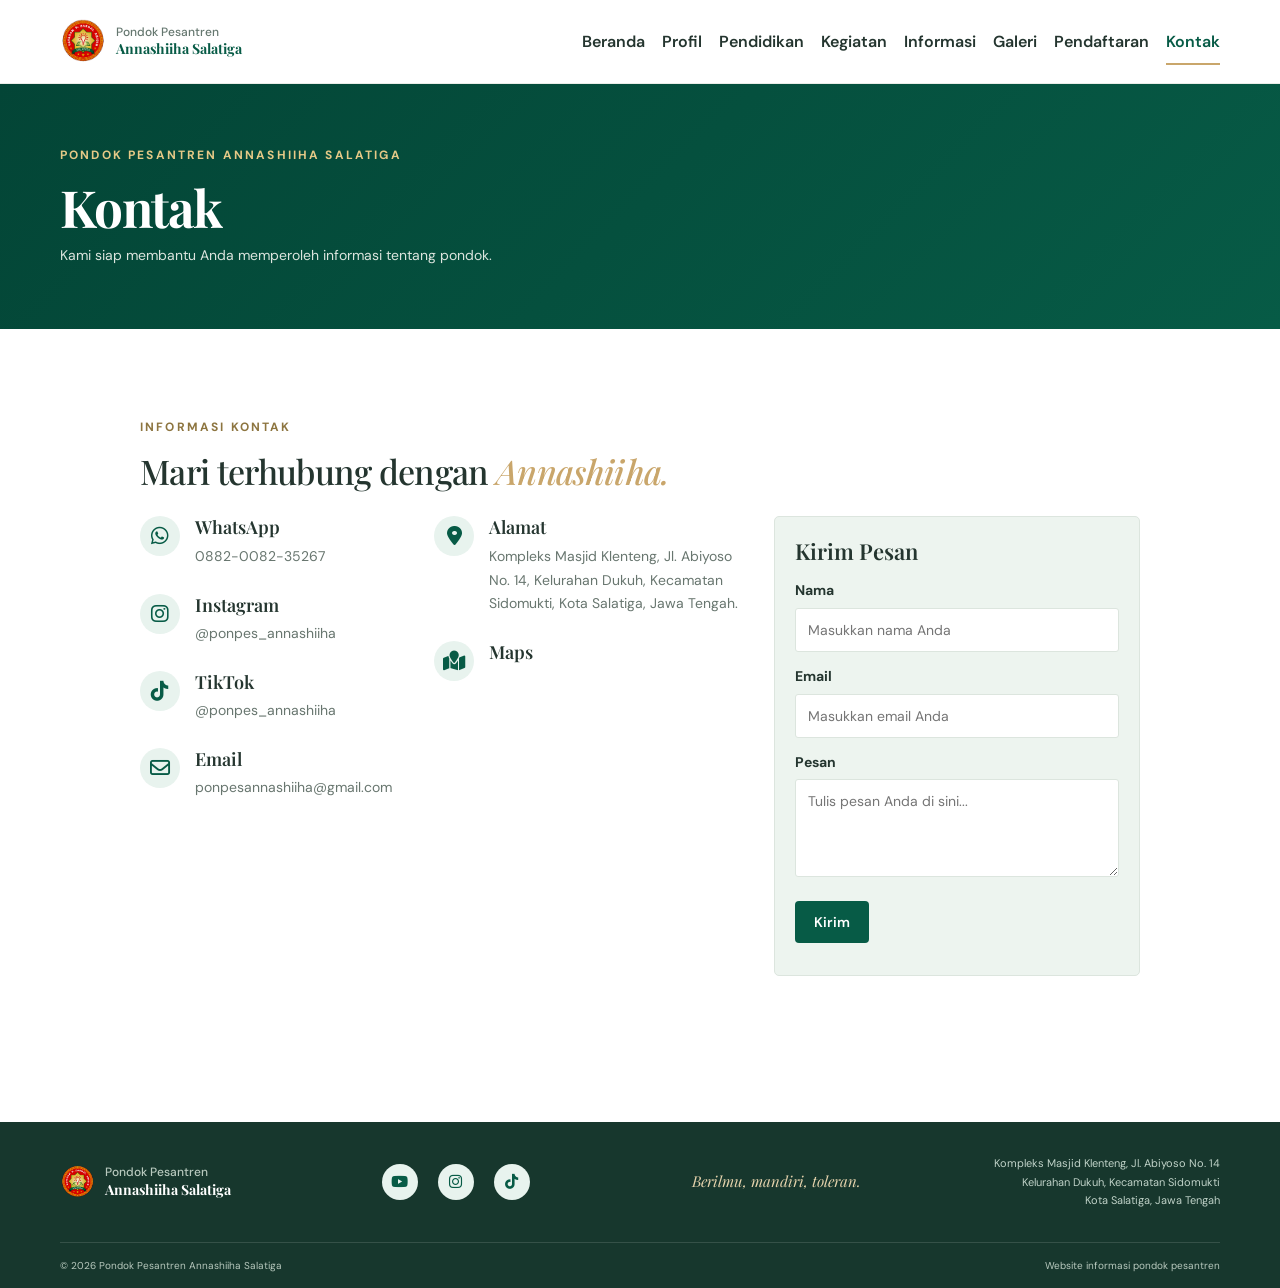
<file: kontak.html>
<!doctype html>
<html lang="id">
  <head>
    <meta charset="utf-8" />
    <meta name="viewport" content="width=device-width, initial-scale=1" />
    <meta
      name="description"
      content="Kontak Pondok Pesantren Annashiiha Salatiga"
    />
    <title>Kontak | Pondok Pesantren Annashiiha Salatiga</title>
    <link rel="icon" href="assets/logo.png" type="image/svg+xml" />
    <link rel="stylesheet" href="css/style.css" />
    <link
      rel="stylesheet"
      href="https://cdnjs.cloudflare.com/ajax/libs/font-awesome/6.0.0/css/all.min.css"
    />
  </head>
  <body>
    <header class="site-header">
      <div class="container nav-wrap">
        <a class="brand" href="index.html">
          <img src="assets/logo.png" alt="logo" /><span
            ><strong>Pondok Pesantren</strong><b>Annashiiha Salatiga</b></span
          >
        </a>

        <!-- Tombol Hamburder -->
        <button
          class="nav-toggle"
          id="nav-toggle"
          type="button"
          aria-label="Buka menu navigasi"
          aria-controls="main-nav"
          aria-expanded="false"
        >
          <i class="fa-solid fa-bars"></i>
        </button>

        <!-- Menu Navigasi -->
        <nav class="main-nav" id="main-nav">
          <a href="index.html">Beranda</a>
          <a href="profil.html">Profil</a>
          <a href="pendidikan.html">Pendidikan</a>
          <a href="kegiatan.html">Kegiatan</a>
          <a href="informasi.html">Informasi</a>
          <a href="galeri.html">Galeri</a>
          <a href="pendaftaran.html">Pendaftaran</a>
          <a class="active" href="kontak.html">Kontak</a>
        </nav>
      </div>
    </header>

    <main>
      <section class="page-hero page-hero-kontak">
        <div class="container">
          <span class="eyebrow light"
            >Pondok Pesantren Annashiiha Salatiga</span
          >
          <h1>Kontak</h1>
          <p>Kami siap membantu Anda memperoleh informasi tentang pondok.</p>
        </div>
      </section>

      <section class="section">
        <div class="container content-narrow">
          <section class="content-section" id="kontak">
            <span class="eyebrow">Informasi kontak</span>
            <h2>Mari terhubung dengan <em>Annashiiha.</em></h2>
            <div class="contact-layout">
              <div class="contact-details">
                
                <article class="contact-item">
                  <span class="contact-icon"
                    ><i class="fa-brands fa-whatsapp"></i
                  ></span>
                  <div>
                    <h3>WhatsApp</h3>
                    <p>0882-0082-35267</p>
                  </div>
                </article>
                <article class="contact-item">
                  <span class="contact-icon"
                    ><i class="fa-brands fa-instagram"></i
                  ></span>
                  <div>
                    <h3>Instagram</h3>
                    <p>@ponpes_annashiiha</p>
                  </div>
                </article>
                <article class="contact-item">
                  <span class="contact-icon"
                    ><i class="fa-brands fa-tiktok"></i
                  ></span>
                  <div>
                    <h3>TikTok</h3>
                    <p>@ponpes_annashiiha</p>
                  </div>
                </article>
                <article class="contact-item">
                  <span class="contact-icon"
                    ><i class="fa-regular fa-envelope"></i
                  ></span>
                  <div>
                    <h3>Email</h3>
                    <p>ponpesannashiiha@gmail.com</p>
                  </div>
                </article>
              </div>
              <div class="contact-location">
                <article class="contact-item">
                  <span class="contact-icon"
                    ><i class="fa-solid fa-map-marker-alt"></i
                  ></span>
                  <div>
                    <h3>Alamat</h3>
                    <p>
                      Kompleks Masjid Klenteng, Jl. Abiyoso No. 14,
                      Kelurahan Dukuh, Kecamatan Sidomukti, Kota
                      Salatiga, Jawa Tengah.
                    </p>
                  </div>
                </article>
                <article class="contact-item">
                <span class="contact-icon"
                  ><i class="fa-solid fa-map-location"></i
                ></span>
                <div class="contact-map">
                  <h3>Maps</h3>
                  <iframe
                    src="https://www.google.com/maps/embed?pb=!1m18!1m12!1m3!1d3957.1779472336984!2d110.4868137!3d-7.333902800000002!2m3!1f0!2f0!3f0!3m2!1i1024!2i768!4f13.1!3m3!1m2!1s0x2e7a7900342034ed%3A0xcabcb76baeb5c210!2sPondok%20Pesantren%20Annashiiha!5e0!3m2!1sen!2sid!4v1791901482383!5m2!1sen!2sid"
                    width="100%"
                    height="250"
                    style="border: 0"
                    allowfullscreen=""
                    loading="lazy"
                    referrerpolicy="strict-origin-when-cross-origin"
                  ></iframe>
                </div>
              </article>
              </div>
              <form class="contact-form" id="contactForm">
                <h3>Kirim Pesan</h3>
                <label for="name">Nama</label
                ><input
                  id="name"
                  name="name"
                  required
                  placeholder="Masukkan nama Anda"
                /><label for="email">Email</label
                ><input
                  id="email"
                  name="email"
                  type="email"
                  required
                  placeholder="Masukkan email Anda"
                /><label for="message">Pesan</label
                ><textarea
                  id="message"
                  name="message"
                  rows="4"
                  required
                  placeholder="Tulis pesan Anda di sini..."
                ></textarea
                ><button class="btn btn-primary" type="submit">Kirim</button>
                <p class="form-message" id="formMessage" role="status"></p>
              </form>
            </div>
          </section>
        </div>
      </section>
    </main>

    <!-- footer -->
    <footer class="site-footer">
      <div class="container footer-main">
        <a class="brand brand-footer" href="index.html"
          ><img src="assets/logo.png" alt="" />
          <span
            ><strong>Pondok Pesantren</strong><b>Annashiiha Salatiga</b></span
          ></a
        >
        <div class="social">
          <a
            href="https://www.youtube.com/@ponpes_annashiiha"
            aria-label="YouTube"
            target="_blank"
            rel="noopener noreferrer"
            ><i class="fab fa-youtube"></i
          ></a>
          <a
            href="https://www.instagram.com/ponpes_annashiiha/"
            aria-label="Instagram"
            target="_blank"
            rel="noopener noreferrer"
            ><i class="fab fa-instagram"></i
          ></a>
          <a
            href="https://www.tiktok.com/@ponpes_annashiiha"
            aria-label="Tiktok"
            target="_blank"
            rel="noopener noreferrer"
            ><i class="fab fa-tiktok"></i
          ></a>
        </div>
        <p>Berilmu, mandiri, toleran.</p>
        <div class="footer-address">
          Kompleks Masjid Klenteng, Jl. Abiyoso No. 14<br />Kelurahan Dukuh,
          Kecamatan Sidomukti<br />Kota Salatiga, Jawa Tengah
        </div>
      </div>
      <div class="container footer-bottom">
        <span
          >© <span id="year"></span> Pondok Pesantren Annashiiha Salatiga</span
        ><span>Website informasi pondok pesantren</span>
      </div>
    </footer>

    <script defer src="js/main.js"></script>
  </body>
</html>
</file>
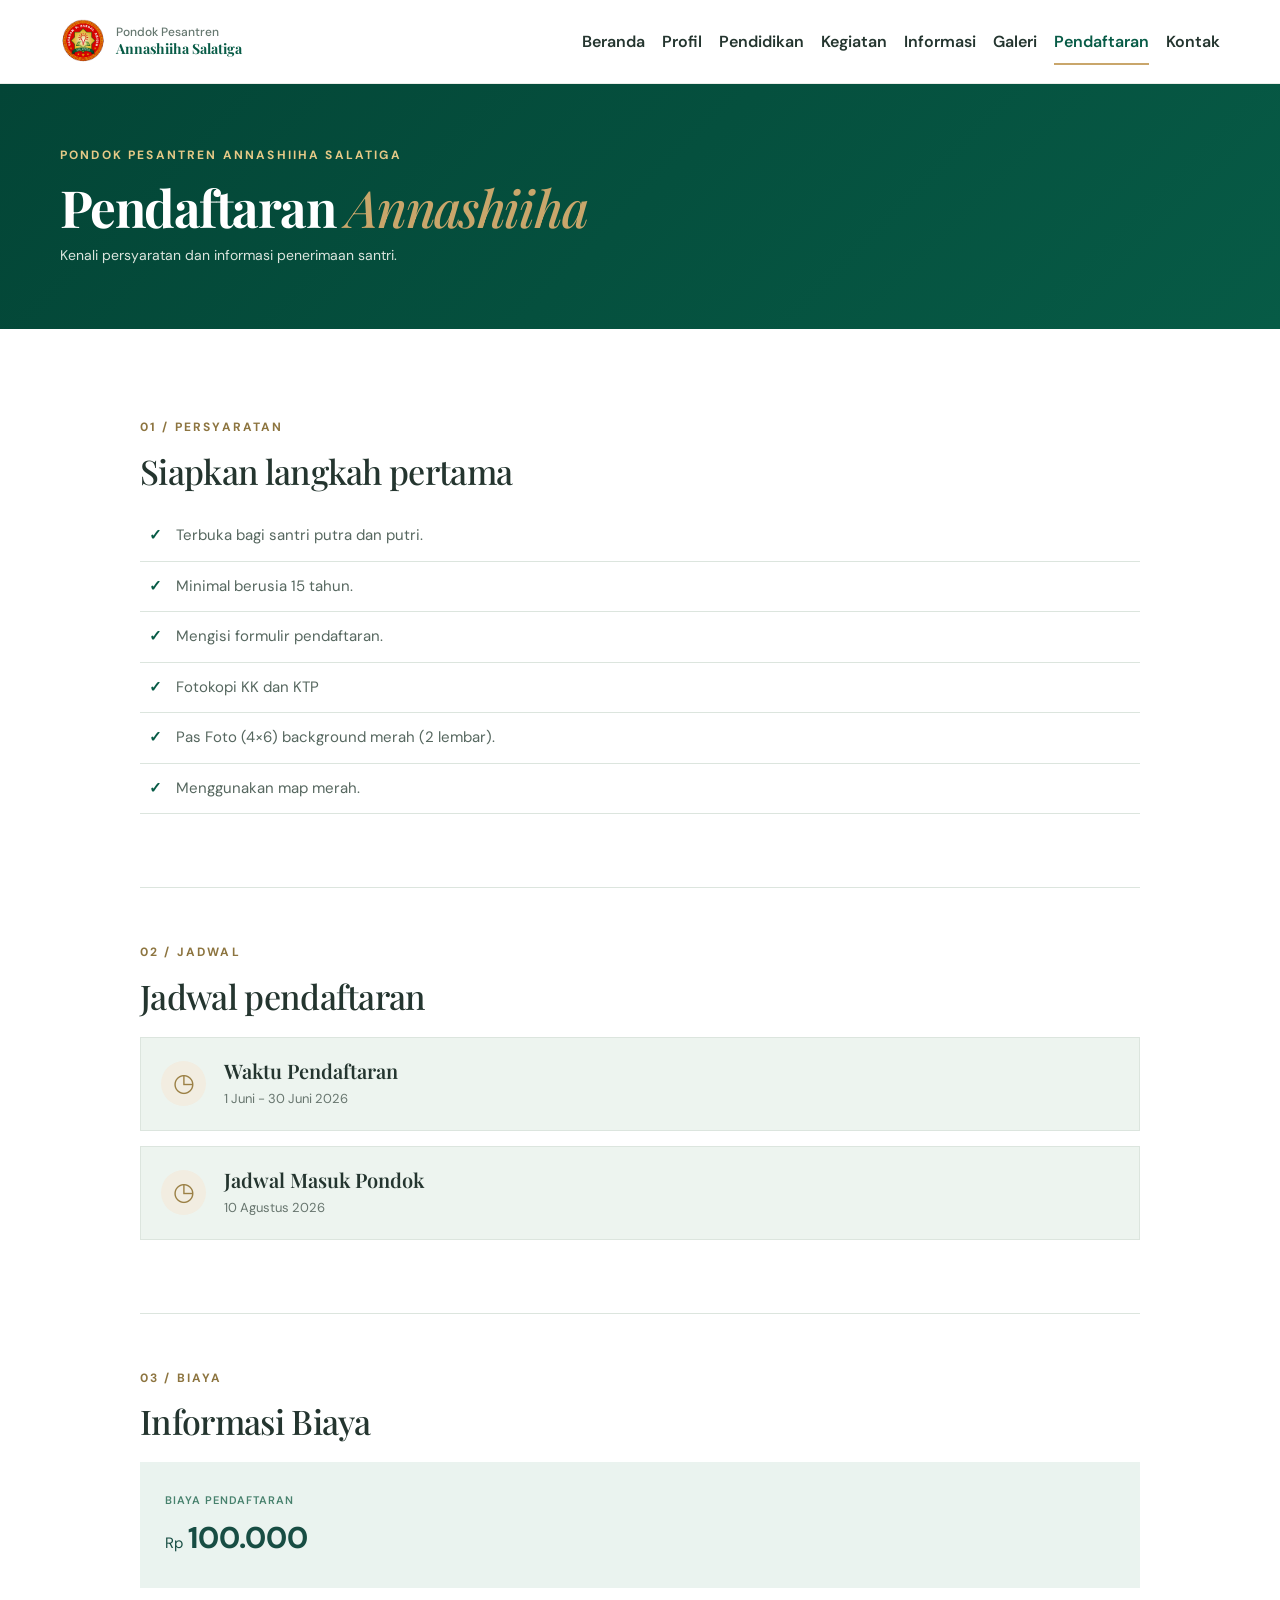
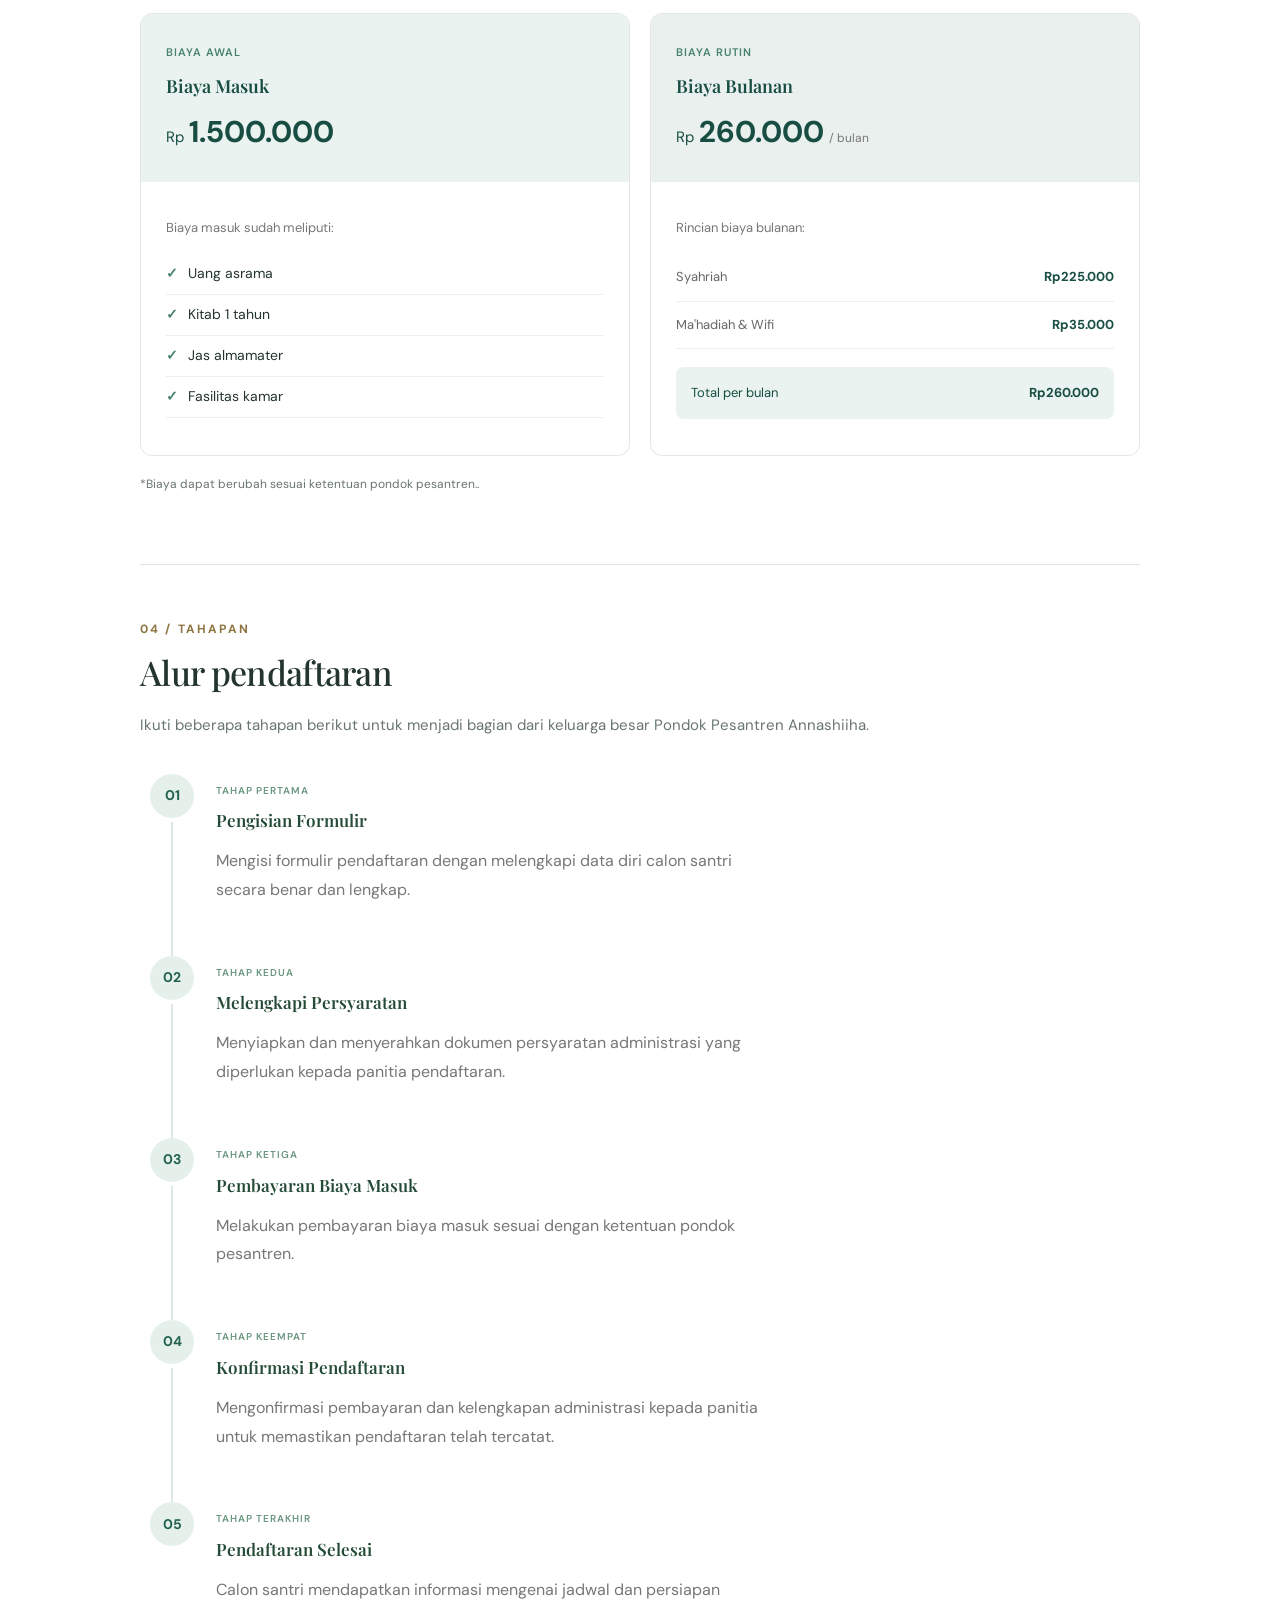
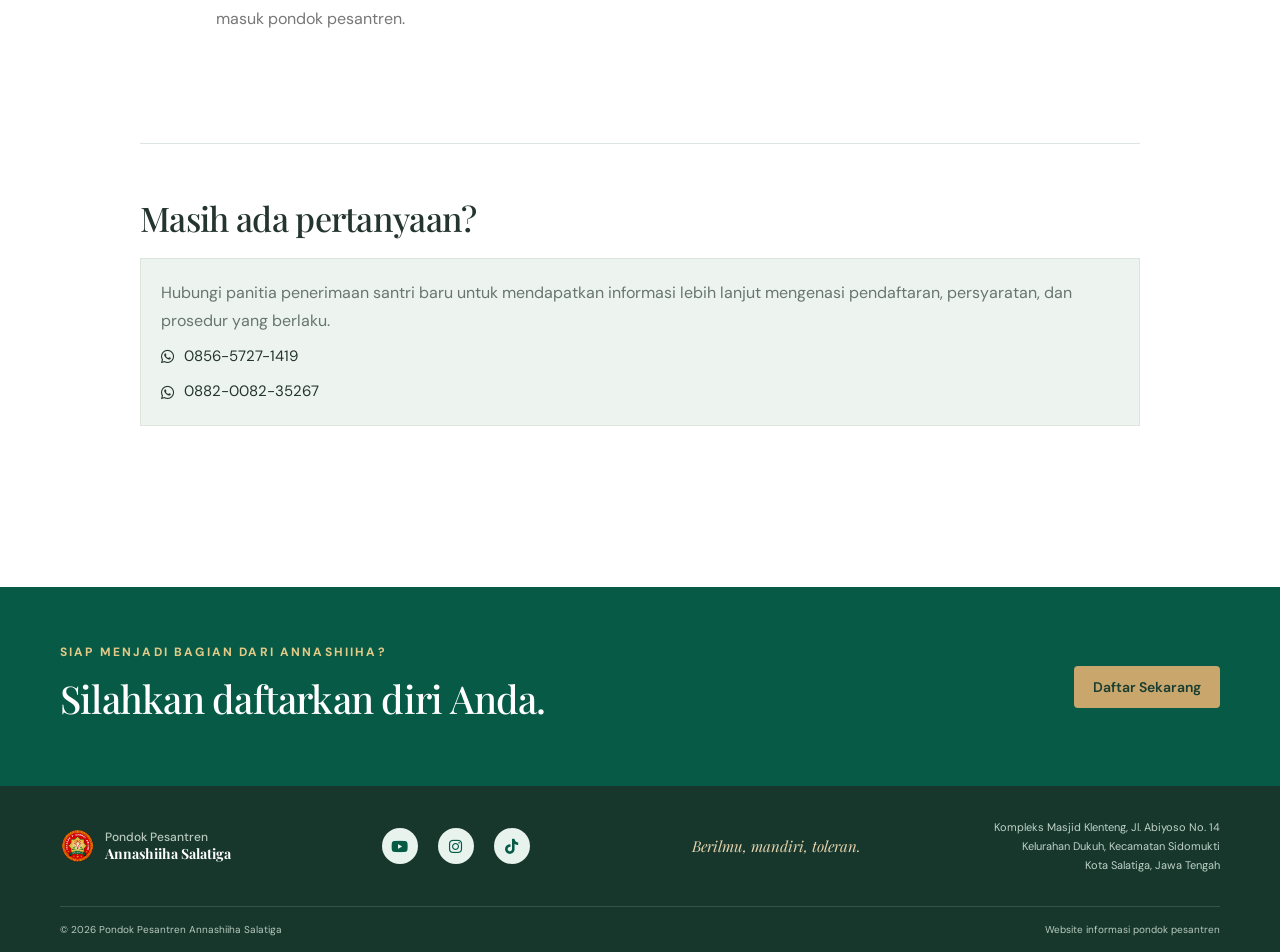
<file: pendaftaran.html>
<!doctype html>
<html lang="id">
  <head>
    <meta charset="utf-8" />
    <meta name="viewport" content="width=device-width, initial-scale=1" />
    <meta
      name="description"
      content="Website Pondok Pesantren Annashiiha Salatiga — pendidikan Islam, kemandirian ekonomi, dan toleransi."
    />
    <title>Pendaftaran | Pondok Pesantren Annashiiha Salatiga</title>
    <link rel="icon" href="assets/logo.png" type="image/svg+xml" />
    <link rel="stylesheet" href="css/style.css" />
    <link
      rel="stylesheet"
      href="https://cdnjs.cloudflare.com/ajax/libs/font-awesome/6.0.0/css/all.min.css"
    />
  </head>
  <body>
    <header class="site-header">
      <div class="container nav-wrap">
        <a class="brand" href="index.html">
          <img src="assets/logo.png" alt="" /><span
            ><strong>Pondok Pesantren</strong><b>Annashiiha Salatiga</b></span
          >
        </a>

        <!-- Tombol Hamburder -->
        <button
          class="nav-toggle"
          id="nav-toggle"
          type="button"
          aria-label="Buka menu navigasi"
          aria-controls="main-nav"
          aria-expanded="false"
        >
          <i class="fa-solid fa-bars"></i>
        </button>

        <!-- Menu Navigasi -->
        <nav class="main-nav" id="main-nav">
          <a href="index.html">Beranda</a>
          <a href="profil.html">Profil</a>
          <a href="pendidikan.html">Pendidikan</a>
          <a href="kegiatan.html">Kegiatan</a>
          <a href="informasi.html">Informasi</a>
          <a href="galeri.html">Galeri</a>
          <a class="active" href="pendaftaran.html">Pendaftaran</a>
          <a href="kontak.html">Kontak</a>
        </nav>
      </div>
    </header>
    <main>
      <section class="page-hero page-hero-pendaftaran">
        <div class="container">
          <span class="eyebrow light"
            >Pondok Pesantren Annashiiha Salatiga</span
          >
          <h1>Pendaftaran <em>Annashiiha</em></h1>
          <p>Kenali persyaratan dan informasi penerimaan santri.</p>
        </div>
      </section>
      <section class="section">
        <div class="container content-narrow">
          <section class="content-section" id="persyaratan">
            <span class="eyebrow">01 / Persyaratan</span>
            <h2>Siapkan langkah pertama</h2>
            <ul class="check-list">
              <li>Terbuka bagi santri putra dan putri.</li>
              <li>Minimal berusia 15 tahun.</li>
              <li>Mengisi formulir pendaftaran.</li>
              <li>Fotokopi KK dan KTP</li>
              <li>Pas Foto (4×6) background merah (2 lembar).</li>
              <li>Menggunakan map merah.</li>
            </ul>
          </section>
          <section class="content-section" id="jadwal">
            <span class="eyebrow">02 / Jadwal</span>
            <h2>Jadwal pendaftaran</h2>
            <div class="unknown-panel">
              <span>◷</span>
              <div>
                <h3>Waktu Pendaftaran</h3>
                <p>1 Juni - 30 Juni 2026</p>
              </div>
            </div>
            <div class="unknown-panel">
              <span>◷</span>
              <div>
                <h3>Jadwal Masuk Pondok</h3>
                <p>10 Agustus 2026</p>
              </div>
            </div>
          </section>

          <section class="content-section" id="biaya">
            <span class="eyebrow">03 / Biaya</span>
            <h2>Informasi Biaya</h2>

            <div class="fee-header">
              <span class="fee-label">Biaya Pendaftaran</span>
              <div class="fee-price">
                <span>Rp</span>
                <strong>100.000</strong>
              </div>
            </div>

            <div class="fee-container">
              <!-- BIAYA MASUK -->
              <div class="fee-card fee-entry">
                <div class="fee-header">
                  <span class="fee-label">Biaya Awal</span>
                  <h3>Biaya Masuk</h3>
                  <div class="fee-price">
                    <span>Rp</span>
                    <strong>1.500.000</strong>
                  </div>
                </div>

                <div class="fee-detail">
                  <p>Biaya masuk sudah meliputi:</p>
                  <ul>
                    <li>Uang asrama</li>
                    <li>Kitab 1 tahun</li>
                    <li>Jas almamater</li>
                    <li>Fasilitas kamar</li>
                  </ul>
                </div>
              </div>

              <!-- BIAYA BULANAN -->
              <div class="fee-card fee-monthly">
                <div class="fee-header">
                  <span class="fee-label">Biaya Rutin</span>
                  <h3>Biaya Bulanan</h3>
                  <div class="fee-price">
                    <span>Rp</span>
                    <strong>260.000</strong>
                    <small>/ bulan</small>
                  </div>
                </div>

                <div class="fee-detail">
                  <p>Rincian biaya bulanan:</p>

                  <div class="fee-item">
                    <span>Syahriah</span>
                    <strong>Rp225.000</strong>
                  </div>

                  <div class="fee-item">
                    <span>Ma'hadiah & Wifi</span>
                    <strong>Rp35.000</strong>
                  </div>

                  <div class="fee-total">
                    <span>Total per bulan</span>
                    <strong>Rp260.000</strong>
                  </div>
                </div>
              </div>
            </div>

            <p class="fee-note">
              *Biaya dapat berubah sesuai ketentuan pondok pesantren..
            </p>
          </section>

          <section class="content-section" id="tahapan">
            <span class="eyebrow">04 / Tahapan</span>
            <h2>Alur pendaftaran</h2>
            <p>
              Ikuti beberapa tahapan berikut untuk menjadi bagian dari keluarga
              besar Pondok Pesantren Annashiiha.
            </p>
            <div class="registration-timeline">
              <!-- STEP 1 -->
              <div class="timeline-item">
                <div class="timeline-number">01</div>
                <div class="timeline-content">
                  <span class="step-label">Tahap Pertama</span>
                  <h3>Pengisian Formulir</h3>
                  <p>
                    Mengisi formulir pendaftaran dengan melengkapi data diri
                    calon santri secara benar dan lengkap.
                  </p>
                </div>
              </div>

              <!-- STEP 2 -->
              <div class="timeline-item">
                <div class="timeline-number">02</div>
                <div class="timeline-content">
                  <span class="step-label">Tahap Kedua</span>
                  <h3>Melengkapi Persyaratan</h3>
                  <p>
                    Menyiapkan dan menyerahkan dokumen persyaratan administrasi
                    yang diperlukan kepada panitia pendaftaran.
                  </p>
                </div>
              </div>

              <!-- STEP 3 -->
              <div class="timeline-item">
                <div class="timeline-number">03</div>
                <div class="timeline-content">
                  <span class="step-label">Tahap Ketiga</span>
                  <h3>Pembayaran Biaya Masuk</h3>
                  <p>
                    Melakukan pembayaran biaya masuk sesuai dengan ketentuan
                    pondok pesantren.
                  </p>
                </div>
              </div>

              <!-- STEP 4 -->
              <div class="timeline-item">
                <div class="timeline-number">04</div>
                <div class="timeline-content">
                  <span class="step-label">Tahap Keempat</span>
                  <h3>Konfirmasi Pendaftaran</h3>
                  <p>
                    Mengonfirmasi pembayaran dan kelengkapan administrasi kepada
                    panitia untuk memastikan pendaftaran telah tercatat.
                  </p>
                </div>
              </div>

              <!-- STEP 5 -->
              <div class="timeline-item">
                <div class="timeline-number">05</div>
                <div class="timeline-content">
                  <span class="step-label">Tahap Terakhir</span>
                  <h3>Pendaftaran Selesai</h3>
                  <p>
                    Calon santri mendapatkan informasi mengenai jadwal dan
                    persiapan masuk pondok pesantren.
                  </p>
                </div>
              </div>
            </div>
          </section>

          <section class="content-section" id="pertanyaan">
            <h2>Masih ada pertanyaan?</h2>
            <div class="unknown-panel">
              <div class="kontak-pendaftaran">
                <p>
                  Hubungi panitia penerimaan santri baru untuk mendapatkan
                  informasi lebih lanjut mengenasi pendaftaran, persyaratan, dan
                  prosedur yang berlaku.
                </p>
                <span class="kontak-wa"
                  ><i class="fa-brands fa-whatsapp"></i
                  ><a href="https://wa.me/085657271419" target="_blank"
                    >0856-5727-1419</a
                  ></span
                >
                <span class="kontak-wa"
                  ><i class="fa-brands fa-whatsapp"></i
                  ><a href="https://wa.me/0882008235267" target="_blank"
                    >0882-0082-35267</a
                  ></span
                >
              </div>
            </div>
          </section>
        </div>
      </section>

      <section class="cta-section">
        <div class="container cta-inner">
          <div>
            <span class="eyebrow light"
              >Siap Menjadi Bagian dari Annashiiha?</span
            >
            <h2>Silahkan daftarkan diri Anda.</h2>
          </div>
          <a
            class="btn btn-gold"
            href="https://docs.google.com/forms/d/e/1FAIpQLSelxynMyfsEJlhHb_Cn9wILrdMiCAn-Rbmk0tgv8zw5DrO_gw/formResponse"
            target="_blank"
            rel="noopener noreferrer"
            >Daftar Sekarang</a
          >
        </div>
      </section>
    </main>

    <!-- footer -->
    <footer class="site-footer">
      <div class="container footer-main">
        <a class="brand brand-footer" href="index.html"
          ><img src="assets/logo.png" alt="" />
          <span
            ><strong>Pondok Pesantren</strong><b>Annashiiha Salatiga</b></span
          ></a
        >
        <div class="social">
          <a
            href="https://www.youtube.com/@ponpes_annashiiha"
            aria-label="YouTube"
            target="_blank"
            rel="noopener noreferrer"
            ><i class="fab fa-youtube"></i
          ></a>
          <a
            href="https://www.instagram.com/ponpes_annashiiha/"
            aria-label="Instagram"
            target="_blank"
            rel="noopener noreferrer"
            ><i class="fab fa-instagram"></i
          ></a>
          <a
            href="https://www.tiktok.com/@ponpes_annashiiha"
            aria-label="Tiktok"
            target="_blank"
            rel="noopener noreferrer"
            ><i class="fab fa-tiktok"></i
          ></a>
        </div>
        <p>Berilmu, mandiri, toleran.</p>
        <div class="footer-address">
          Kompleks Masjid Klenteng, Jl. Abiyoso No. 14<br />Kelurahan Dukuh,
          Kecamatan Sidomukti<br />Kota Salatiga, Jawa Tengah
        </div>
      </div>
      <div class="container footer-bottom">
        <span
          >© <span id="year"></span> Pondok Pesantren Annashiiha Salatiga</span
        ><span>Website informasi pondok pesantren</span>
      </div>
    </footer>

    <script src="js/main.js"></script>
  </body>
</html>
</file>
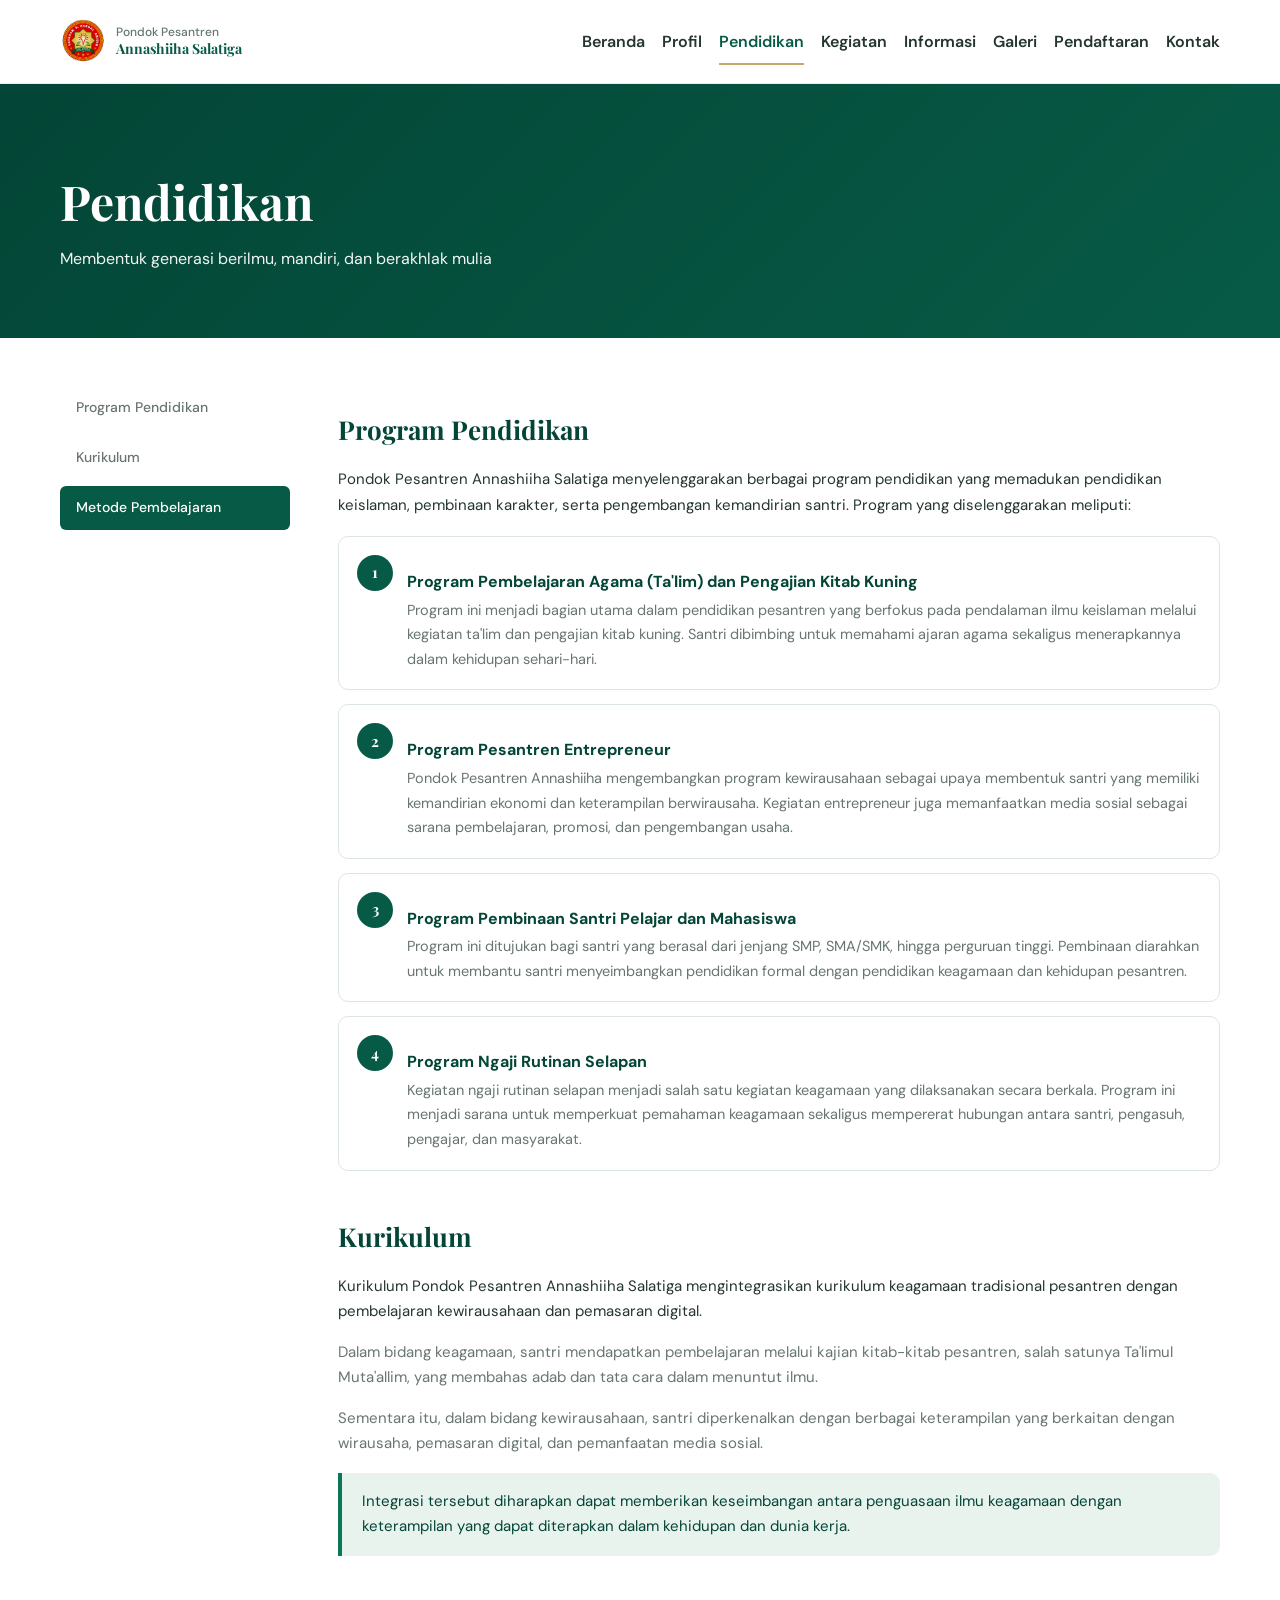
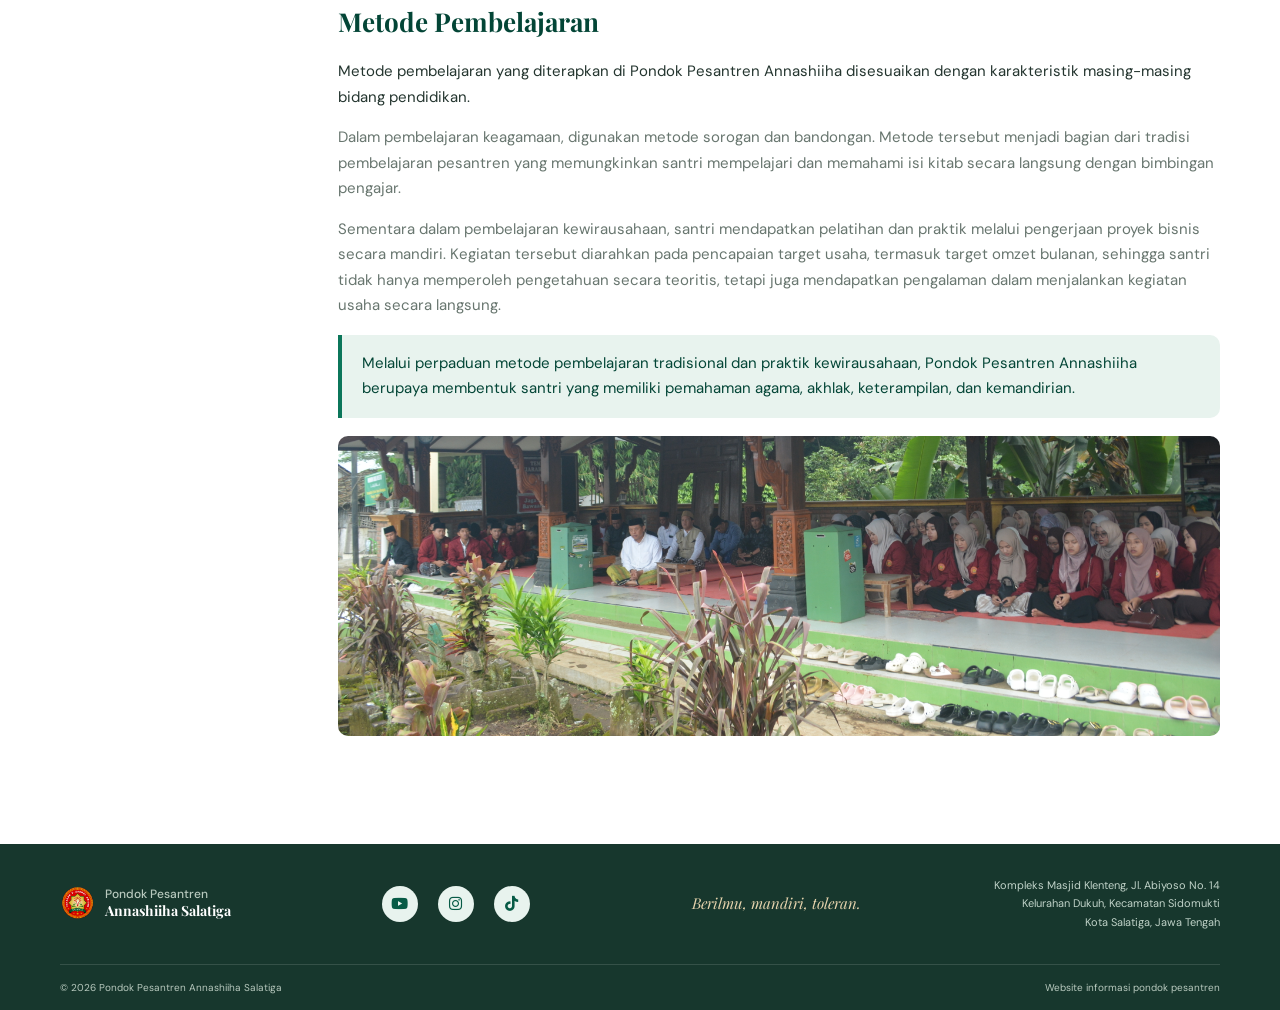
<file: pendidikan.html>
<!doctype html>
<html lang="id">
  <head>
    <meta charset="UTF-8" />
    <meta name="viewport" content="width=device-width, initial-scale=1" />
    <title>Pendidikan | Pondok Pesantren Annashiiha Salatiga</title>
    <meta
      name="description"
      content="Program pendidikan, kurikulum, dan metode pembelajaran di Pondok Pesantren Annashiiha Salatiga."
    />

    <link
      rel="stylesheet"
      href="https://cdnjs.cloudflare.com/ajax/libs/font-awesome/6.0.0/css/all.min.css"
    />
    <link rel="stylesheet" href="css/style.css" />
  </head>
  <body class="page-pendidikan">
    <header class="site-header">
      <div class="container nav-wrap">
        <a class="brand" href="index.html">
          <img src="assets/logo.png" alt="" />
          <span>
            <strong>Pondok Pesantren</strong>
            <b>Annashiiha Salatiga</b>
          </span>
        </a>

        <button
          class="nav-toggle"
          id="nav-toggle"
          type="button"
          aria-label="Buka menu navigasi"
          aria-controls="main-nav"
          aria-expanded="false"
        >
          <i class="fa-solid fa-bars"></i>
        </button>

        <nav class="main-nav" id="main-nav">
          <a href="index.html">Beranda</a>
          <a href="profil.html">Profil</a>
          <a href="pendidikan.html" class="active">Pendidikan</a>
          <a href="kegiatan.html">Kegiatan</a>
          <a href="informasi.html">Informasi</a>
          <a href="galeri.html">Galeri</a>
          <a href="pendaftaran.html">Pendaftaran</a>
          <a href="kontak.html">Kontak</a>
        </nav>
      </div>
    </header>

    <section class="hero">
      <div class="container">
        <h1>Pendidikan</h1>
        <p>Membentuk generasi berilmu, mandiri, dan berakhlak mulia</p>
      </div>
    </section>

    <main class="container page">
      <nav class="side" id="side" aria-label="Sub menu pendidikan">
        <a href="#program" class="active">Program Pendidikan</a>
        <a href="#kurikulum">Kurikulum</a>
        <a href="#metode">Metode Pembelajaran</a>
      </nav>

      <div class="content">
        <!-- ===== PROGRAM PENDIDIKAN ===== -->
        <section id="program">
          <h2>Program Pendidikan</h2>
          <p class="lead">
            Pondok Pesantren Annashiiha Salatiga menyelenggarakan berbagai
            program pendidikan yang memadukan pendidikan keislaman, pembinaan
            karakter, serta pengembangan kemandirian santri. Program yang
            diselenggarakan meliputi:
          </p>

          <ol class="programs">
            <li>
              <h3>
                Program Pembelajaran Agama (Ta'lim) dan Pengajian Kitab Kuning
              </h3>
              <p>
                Program ini menjadi bagian utama dalam pendidikan pesantren yang
                berfokus pada pendalaman ilmu keislaman melalui kegiatan ta'lim
                dan pengajian kitab kuning. Santri dibimbing untuk memahami
                ajaran agama sekaligus menerapkannya dalam kehidupan
                sehari-hari.
              </p>
            </li>
            <li>
              <h3>Program Pesantren Entrepreneur</h3>
              <p>
                Pondok Pesantren Annashiiha mengembangkan program kewirausahaan
                sebagai upaya membentuk santri yang memiliki kemandirian ekonomi
                dan keterampilan berwirausaha. Kegiatan entrepreneur juga
                memanfaatkan media sosial sebagai sarana pembelajaran, promosi,
                dan pengembangan usaha.
              </p>
            </li>
            <li>
              <h3>Program Pembinaan Santri Pelajar dan Mahasiswa</h3>
              <p>
                Program ini ditujukan bagi santri yang berasal dari jenjang SMP,
                SMA/SMK, hingga perguruan tinggi. Pembinaan diarahkan untuk
                membantu santri menyeimbangkan pendidikan formal dengan
                pendidikan keagamaan dan kehidupan pesantren.
              </p>
            </li>
            <li>
              <h3>Program Ngaji Rutinan Selapan</h3>
              <p>
                Kegiatan ngaji rutinan selapan menjadi salah satu kegiatan
                keagamaan yang dilaksanakan secara berkala. Program ini menjadi
                sarana untuk memperkuat pemahaman keagamaan sekaligus mempererat
                hubungan antara santri, pengasuh, pengajar, dan masyarakat.
              </p>
            </li>
          </ol>
        </section>

        <!-- ===== KURIKULUM ===== -->
        <section id="kurikulum">
          <h2>Kurikulum</h2>
          <p class="lead">
            Kurikulum Pondok Pesantren Annashiiha Salatiga mengintegrasikan
            kurikulum keagamaan tradisional pesantren dengan pembelajaran
            kewirausahaan dan pemasaran digital.
          </p>
          <p>
            Dalam bidang keagamaan, santri mendapatkan pembelajaran melalui
            kajian kitab-kitab pesantren, salah satunya Ta'limul Muta'allim,
            yang membahas adab dan tata cara dalam menuntut ilmu.
          </p>
          <p>
            Sementara itu, dalam bidang kewirausahaan, santri diperkenalkan
            dengan berbagai keterampilan yang berkaitan dengan wirausaha,
            pemasaran digital, dan pemanfaatan media sosial.
          </p>
          <div class="highlight">
            <p>
              Integrasi tersebut diharapkan dapat memberikan keseimbangan antara
              penguasaan ilmu keagamaan dengan keterampilan yang dapat
              diterapkan dalam kehidupan dan dunia kerja.
            </p>
          </div>
        </section>

        <!-- ===== METODE PEMBELAJARAN ===== -->
        <section id="metode">
          <h2>Metode Pembelajaran</h2>
          <p class="lead">
            Metode pembelajaran yang diterapkan di Pondok Pesantren Annashiiha
            disesuaikan dengan karakteristik masing-masing bidang pendidikan.
          </p>
          <p>
            Dalam pembelajaran keagamaan, digunakan metode sorogan dan
            bandongan. Metode tersebut menjadi bagian dari tradisi pembelajaran
            pesantren yang memungkinkan santri mempelajari dan memahami isi
            kitab secara langsung dengan bimbingan pengajar.
          </p>
          <p>
            Sementara dalam pembelajaran kewirausahaan, santri mendapatkan
            pelatihan dan praktik melalui pengerjaan proyek bisnis secara
            mandiri. Kegiatan tersebut diarahkan pada pencapaian target usaha,
            termasuk target omzet bulanan, sehingga santri tidak hanya
            memperoleh pengetahuan secara teoritis, tetapi juga mendapatkan
            pengalaman dalam menjalankan kegiatan usaha secara langsung.
          </p>
          <div class="highlight">
            <p>
              Melalui perpaduan metode pembelajaran tradisional dan praktik
              kewirausahaan, Pondok Pesantren Annashiiha berupaya membentuk
              santri yang memiliki pemahaman agama, akhlak, keterampilan, dan
              kemandirian.
            </p>
          </div>
          <div
            class="photo"
            role="img"
            aria-label="Santri mengikuti pengajian bersama"
          >
            <img src="assets/belajar_bersama.JPG" alt="" />
          </div>
        </section>
      </div>
    </main>

    <footer class="site-footer">
      <div class="container footer-main">
        <a class="brand brand-footer" href="index.html">
          <img src="assets/logo.png" alt="" />
          <span>
            <strong>Pondok Pesantren</strong>
            <b>Annashiiha Salatiga</b>
          </span>
        </a>

        <div class="social">
          <a
            href="https://www.youtube.com/@ponpes_annashiiha"
            aria-label="YouTube"
            target="_blank"
            rel="noopener noreferrer"
            ><i class="fab fa-youtube"></i
          ></a>
          <a
            href="https://www.instagram.com/ponpes_annashiiha/"
            aria-label="Instagram"
            target="_blank"
            rel="noopener noreferrer"
            ><i class="fab fa-instagram"></i
          ></a>
          <a
            href="https://www.tiktok.com/@ponpes_annashiiha"
            aria-label="Tiktok"
            target="_blank"
            rel="noopener noreferrer"
            ><i class="fab fa-tiktok"></i
          ></a>
        </div>

        <p>Berilmu, mandiri, toleran.</p>

        <div class="footer-address">
          Kompleks Masjid Klenteng, Jl. Abiyoso No. 14<br />
          Kelurahan Dukuh, Kecamatan Sidomukti<br />
          Kota Salatiga, Jawa Tengah
        </div>
      </div>

      <div class="container footer-bottom">
        <span
          >© <span id="year"></span> Pondok Pesantren Annashiiha Salatiga</span
        >
        <span>Website informasi pondok pesantren</span>
      </div>
    </footer>

    <script defer src="js/main.js"></script>
  </body>
</html>
</file>
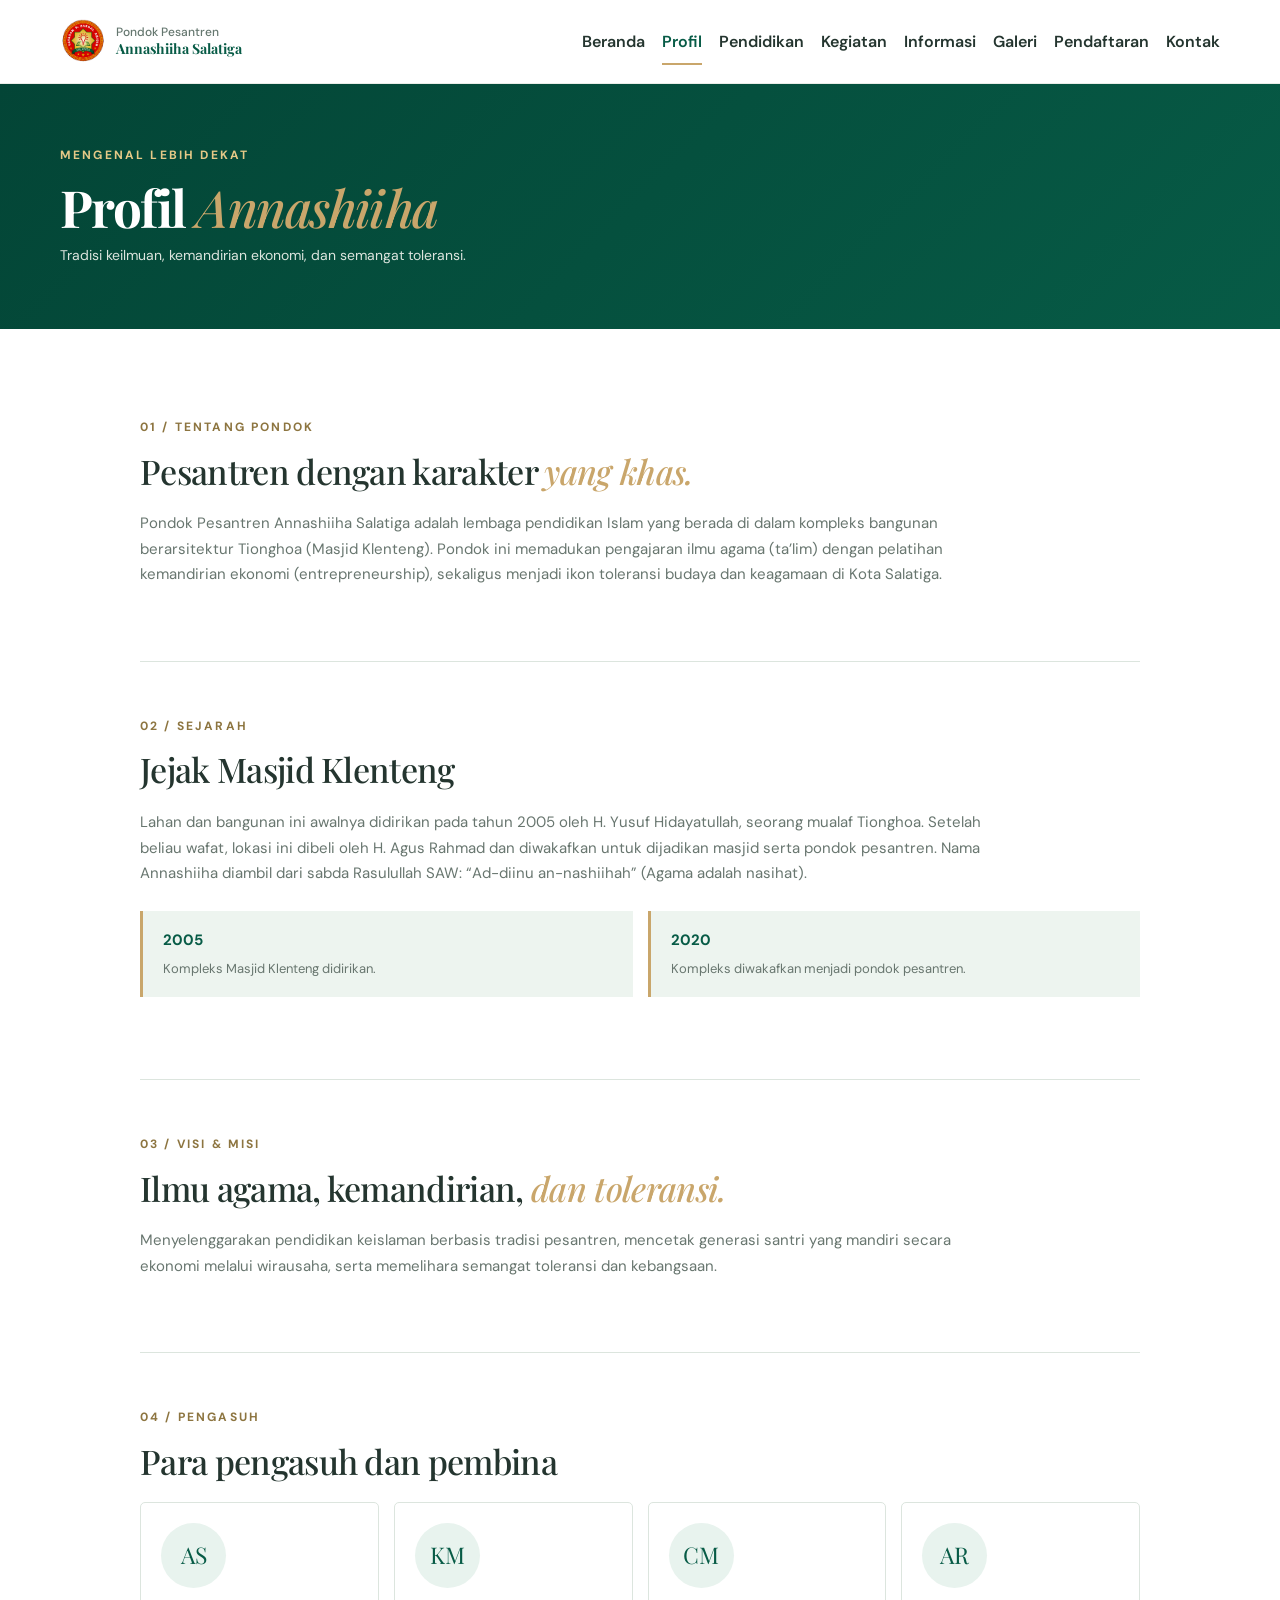
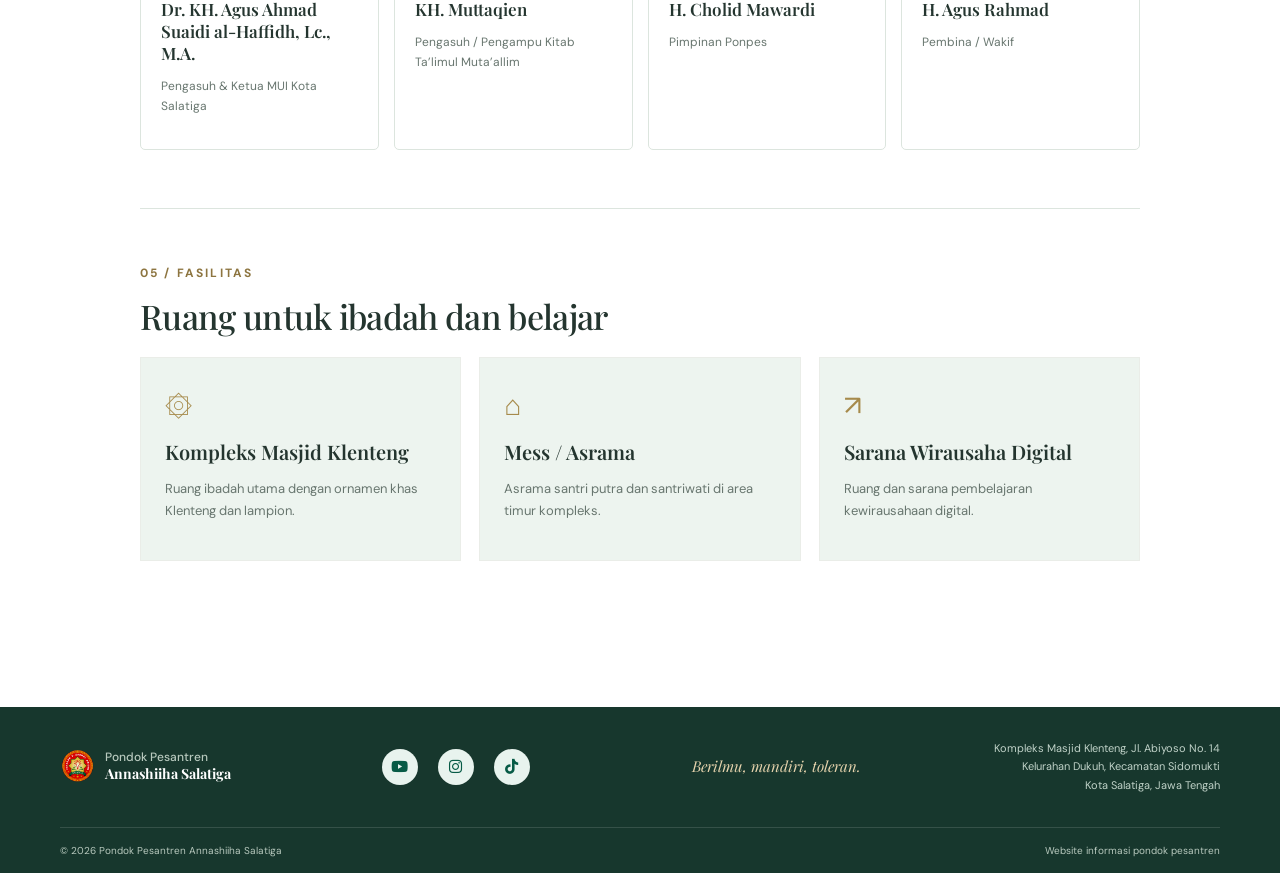
<file: profil.html>
<!doctype html>
<html lang="id">
  <head>
    <meta charset="utf-8" />
    <meta name="viewport" content="width=device-width, initial-scale=1" />
    <meta
      name="description"
      content="Website Pondok Pesantren Annashiiha Salatiga — pendidikan Islam, kemandirian ekonomi, dan toleransi."
    />
    <title>Profil | Pondok Pesantren Annashiiha Salatiga</title>
    <link rel="icon" href="assets/logo.png" type="image/svg+xml" />
    <link rel="stylesheet" href="css/style.css" />
    <link
      rel="stylesheet"
      href="https://cdnjs.cloudflare.com/ajax/libs/font-awesome/6.0.0/css/all.min.css"
    />
  </head>
  <body>
    <!-- header  -->
    <header class="site-header">
      <div class="container nav-wrap">
        <a class="brand" href="index.html">
          <img src="assets/logo.png" alt="" /><span
            ><strong>Pondok Pesantren</strong><b>Annashiiha Salatiga</b></span
          >
        </a>

        <!-- Tombol Hamburder -->
        <button
          class="nav-toggle"
          id="nav-toggle"
          type="button"
          aria-label="Buka menu navigasi"
          aria-controls="main-nav"
          aria-expanded="false"
        >
          <i class="fa-solid fa-bars"></i>
        </button>

        <!-- Menu Navigasi -->
        <nav class="main-nav" id="main-nav">
          <a href="index.html">Beranda</a>
          <a class="active" href="profil.html">Profil</a>
          <a href="pendidikan.html">Pendidikan</a>
          <a href="kegiatan.html">Kegiatan</a>
          <a href="informasi.html">Informasi</a>
          <a href="galeri.html">Galeri</a>
          <a href="pendaftaran.html">Pendaftaran</a>
          <a href="kontak.html">Kontak</a>
        </nav>
      </div>
    </header>

    <main>
      <section class="page-hero page-hero-temple">
        <div class="container">
          <span class="eyebrow light">Mengenal lebih dekat</span>
          <h1>Profil <em>Annashiiha</em></h1>
          <p>Tradisi keilmuan, kemandirian ekonomi, dan semangat toleransi.</p>
        </div>
      </section>
      <section class="section">
        <div class="container content-narrow">
          <section class="content-section" id="tentang">
            <span class="eyebrow">01 / Tentang Pondok</span>
            <h2>Pesantren dengan karakter <em>yang khas.</em></h2>
            <p>
              Pondok Pesantren Annashiiha Salatiga adalah lembaga pendidikan
              Islam yang berada di dalam kompleks bangunan berarsitektur
              Tionghoa (Masjid Klenteng). Pondok ini memadukan pengajaran ilmu
              agama (ta’lim) dengan pelatihan kemandirian ekonomi
              (entrepreneurship), sekaligus menjadi ikon toleransi budaya dan
              keagamaan di Kota Salatiga.
            </p>
          </section>
          <section class="content-section" id="sejarah">
            <span class="eyebrow">02 / Sejarah</span>
            <h2>Jejak Masjid Klenteng</h2>
            <p>
              Lahan dan bangunan ini awalnya didirikan pada tahun 2005 oleh H.
              Yusuf Hidayatullah, seorang mualaf Tionghoa. Setelah beliau wafat,
              lokasi ini dibeli oleh H. Agus Rahmad dan diwakafkan untuk
              dijadikan masjid serta pondok pesantren. Nama Annashiiha diambil
              dari sabda Rasulullah SAW: “Ad-diinu an-nashiihah” (Agama adalah
              nasihat).
            </p>
            <div class="timeline">
              <div>
                <b>2005</b>
                <p>Kompleks Masjid Klenteng didirikan.</p>
              </div>
              <div>
                <b>2020</b>
                <p>Kompleks diwakafkan menjadi pondok pesantren.</p>
              </div>
            </div>
          </section>
          <section class="content-section" id="visi-misi">
            <span class="eyebrow">03 / Visi &amp; Misi</span>
            <h2>Ilmu agama, kemandirian, <em>dan toleransi.</em></h2>
            <p>
              Menyelenggarakan pendidikan keislaman berbasis tradisi pesantren,
              mencetak generasi santri yang mandiri secara ekonomi melalui
              wirausaha, serta memelihara semangat toleransi dan kebangsaan.
            </p>
          </section>
          <section class="content-section" id="pengasuh">
            <span class="eyebrow">04 / Pengasuh</span>
            <h2>Para pengasuh dan pembina</h2>
            <div class="people-grid">
              <article class="person-card">
                <div class="person-monogram">AS</div>
                <h3>Dr. KH. Agus Ahmad Suaidi al-Haffidh, Lc., M.A.</h3>
                <p>Pengasuh &amp; Ketua MUI Kota Salatiga</p>
              </article>
              <article class="person-card">
                <div class="person-monogram">KM</div>
                <h3>KH. Muttaqien</h3>
                <p>Pengasuh / Pengampu Kitab Ta’limul Muta’allim</p>
              </article>
              <article class="person-card">
                <div class="person-monogram">CM</div>
                <h3>H. Cholid Mawardi</h3>
                <p>Pimpinan Ponpes</p>
              </article>
              <article class="person-card">
                <div class="person-monogram">AR</div>
                <h3>H. Agus Rahmad</h3>
                <p>Pembina / Wakif</p>
              </article>
            </div>
          </section>
          <section class="content-section" id="fasilitas">
            <span class="eyebrow">05 / Fasilitas</span>
            <h2>Ruang untuk ibadah dan belajar</h2>
            <div class="facility-grid">
              <article>
                <span>۞</span>
                <h3>Kompleks Masjid Klenteng</h3>
                <p>
                  Ruang ibadah utama dengan ornamen khas Klenteng dan lampion.
                </p>
              </article>
              <article>
                <span>⌂</span>
                <h3>Mess / Asrama</h3>
                <p>
                  Asrama santri putra dan santriwati di area timur kompleks.
                </p>
              </article>
              <article>
                <span>↗</span>
                <h3>Sarana Wirausaha Digital</h3>
                <p>Ruang dan sarana pembelajaran kewirausahaan digital.</p>
              </article>
            </div>
          </section>
        </div>
      </section>
    </main>

    <!-- footer -->
    <footer class="site-footer">
      <div class="container footer-main">
        <a class="brand brand-footer" href="index.html"
          ><img src="assets/logo.png" alt="" />
          <span
            ><strong>Pondok Pesantren</strong><b>Annashiiha Salatiga</b></span
          ></a
        >
        <div class="social">
          <a
            href="https://www.youtube.com/@ponpes_annashiiha"
            aria-label="YouTube"
            target="_blank"
            rel="noopener noreferrer"
            ><i class="fab fa-youtube"></i
          ></a>
          <a
            href="https://www.instagram.com/ponpes_annashiiha/"
            aria-label="Instagram"
            target="_blank"
            rel="noopener noreferrer"
            ><i class="fab fa-instagram"></i
          ></a>
          <a
            href="https://www.tiktok.com/@ponpes_annashiiha"
            aria-label="Tiktok"
            target="_blank"
            rel="noopener noreferrer"
            ><i class="fab fa-tiktok"></i
          ></a>
        </div>
        <p>Berilmu, mandiri, toleran.</p>
        <div class="footer-address">
          Kompleks Masjid Klenteng, Jl. Abiyoso No. 14<br />Kelurahan Dukuh,
          Kecamatan Sidomukti<br />Kota Salatiga, Jawa Tengah
        </div>
      </div>
      <div class="container footer-bottom">
        <span
          >© <span id="year"></span> Pondok Pesantren Annashiiha Salatiga</span
        ><span>Website informasi pondok pesantren</span>
      </div>
    </footer>

    <script src="js/main.js"></script>
  </body>
</html>
</file>
<file: css/style.css>
@import url("https://fonts.googleapis.com/css2?family=DM+Sans:wght@400;500;600;700&family=Playfair+Display:ital,wght@0,500;0,600;0,700;1,500;1,600&display=swap");
:root {
  --color-primary: #075b46;
  --color-primary-dark: #034536;
  --color-primary-light: #0b765a;
  --color-primary-soft: #e8f3ee;

  --color-secondary: #c9a66b;
  --color-secondary-dark: #a9854b;
  --color-secondary-light: #e4d2ac;

  --color-accent: #b8322a;
  --color-accent-dark: #8f251f;
  --color-accent-light: #f8eae7;

  --color-background: #f8f7f2;
  --color-background-white: #ffffff;
  --color-background-cream: #f2ede1;
  --color-background-green: #edf4ef;

  --color-text: #24352f;
  --color-text-dark: #17372d;
  --color-text-secondary: #68766f;
  --color-text-muted: #929b95;
  --color-text-white: #ffffff;

  --color-border: #dce5de;
  --color-border-light: #eaede8;
  --color-border-dark: #b8c9be;

  /* ==============================
       WARNA STATUS
    ============================== */
  --color-success: #21865d;
  --color-success-bg: #e6f4ec;

  --color-warning: #c58a27;
  --color-warning-bg: #fff4d9;

  --color-danger: #c0392b;
  --color-danger-bg: #fceae8;

  --color-info: #3478a5;
  --color-info-bg: #e8f2fa;

  /* ==============================
       SHADOW
    ============================== */
  --shadow-sm: 0 2px 8px rgba(23, 55, 45, 0.06);
  --shadow-md: 0 8px 24px rgba(23, 55, 45, 0.1);
  --shadow-lg: 0 16px 40px rgba(23, 55, 45, 0.14);

  /* ==============================
       GRADIENT
    ============================== */
  --gradient-primary: linear-gradient(135deg, #034536 0%, #075b46 100%);

  --gradient-hero: linear-gradient(
    90deg,
    rgba(3, 38, 30, 0.85) 0%,
    rgba(3, 38, 30, 0.45) 60%,
    rgba(3, 38, 30, 0.1) 100%
  );

  --gradient-accent: linear-gradient(135deg, #075b46 0%, #0b765a 100%);
}
* {
  box-sizing: border-box;
}
html {
  scroll-behavior: smooth;
  scroll-padding-top: 100px;
}
body {
  margin: 0;
  color: var(--color-text);
  background: var(--color-background-white);
  font-family: "DM Sans", Arial, sans-serif;
  font-size: 15px;
  line-height: 1.7;
}
a {
  color: inherit;
  text-decoration: none;
}
img {
  max-width: 100%;
  display: block;
}
.container {
  width: min(1160px, calc(100% - 48px));
  margin-inline: auto;
}
.site-header {
  position: sticky;
  top: 0;
  z-index: 50;
  background: rgba(255, 255, 255, 0.97);
  border-bottom: 1px solid #eaede8;
  backdrop-filter: blur(12px);
}
.nav-wrap {
  min-height: 78px;
  display: flex;
  align-items: center;
  justify-content: space-between;
  gap: 25px;
  position: relative;
}
.brand {
  display: flex;
  align-items: center;
  gap: 10px;
  flex-shrink: 0;
  color: var(--color-primary);
}
.brand img {
  width: 12%;
  height: 12%;
}
.brand span {
  display: flex;
  flex-direction: column;
  line-height: 1.35;
}
.brand strong {
  font-size: 12px;
  font-weight: 500;
  color: #65776f;
}
.brand b {
  font-family: "Playfair Display", serif;
  font-size: 14px;
}
.main-nav {
  display: flex;
  align-items: center;
  gap: 17px;
  font-size: 16px;
  font-weight: 600;
  color: #24352f;
}
.nav-toggle {
  display: none;
  width: 42px;
  height: 42px;
  border: 1px solid var(--color-border);
  border-radius: 6px;
  background: #fff;
  color: var(--color-primary);
  font-size: 20px;
  cursor: pointer;
}
.main-nav > a {
  display: block;
  padding: 28px 0;
  position: relative;
  white-space: nowrap;
}
.main-nav a:hover,
.main-nav a.active {
  color: var(--color-primary);
}
.main-nav > a.active:after {
  content: "";
  height: 2px;
  background: var(--color-secondary);
  position: absolute;
  bottom: 18px;
  left: 0;
  right: 0;
}

.hero-home {
  min-height: 570px;
  position: relative;
  color: white;
  background:
    linear-gradient(
      90deg,
      rgba(4, 40, 32, 0.87) 0%,
      rgba(4, 40, 32, 0.67) 44%,
      rgba(4, 40, 32, 0.12) 100%
    ),
    url("../assets/hero-bg.jpg") center 48% / cover no-repeat;
  display: flex;
  align-items: center;
  overflow: hidden;
}
.hero-home:after {
  content: "";
  position: absolute;
  right: -100px;
  bottom: -170px;
  width: 520px;
  height: 520px;
  border: 1px solid rgba(224, 191, 122, 0.42);
  border-radius: 50%;
  box-shadow:
    0 0 0 35px rgba(224, 191, 122, 0.05),
    0 0 0 70px rgba(224, 191, 122, 0.04);
}
.hero-content {
  position: relative;
  z-index: 2;
  padding-top: 30px;
  padding-bottom: 50px;
}
.eyebrow {
  font-size: 12px;
  letter-spacing: 0.18em;
  text-transform: uppercase;
  color: #8d7540;
  font-weight: 700;
  display: block;
  margin-bottom: 13px;
}
.eyebrow.light {
  color: #e5c987;
}
.hero-home h1,
.page-hero h1 {
  font-family: "Playfair Display", serif;
  font-size: clamp(38px, 5vw, 66px);
  line-height: 1.12;
  letter-spacing: -0.03em;
  margin: 12px 0 20px;
  max-width: 720px;
}
.hero-home h1 em,
.page-hero h1 em,
.feature-copy h2 em,
.section-heading h2 em,
.content-section h2 em,
.cta-inner h2 em {
  font-weight: 500;
  color: var(--color-secondary);
}
.hero-home p {
  max-width: 560px;
  color: #e7eee8;
  font-size: 16px;
  line-height: 1.8;
}
.hero-actions {
  display: flex;
  gap: 12px;
  flex-wrap: wrap;
  margin-top: 28px;
}
.btn {
  display: inline-flex;
  align-items: center;
  justify-content: center;
  gap: 18px;
  padding: 12px 19px;
  border: 0;
  border-radius: 4px;
  font:
    600 14px "DM Sans",
    sans-serif;
  cursor: pointer;
  transition:
    transform 0.2s,
    background 0.2s;
}
.btn:hover {
  transform: translateY(-2px);
}
.btn-gold {
  background: var(--color-secondary);
  color: #193d31;
}
.btn-glass {
  border: 1px solid rgba(255, 255, 255, 0.6);
  color: white;
  background: rgba(255, 255, 255, 0.08);
}
.btn-primary {
  background: var(--color-primary);
  color: white;
}
.hero-mark {
  position: absolute;
  right: 36px;
  bottom: 30px;
  z-index: 2;
  font-size: 12px;
  letter-spacing: 0.22em;
  color: #f2e6c9;
  writing-mode: vertical-rl;
}
.hero-mark span {
  color: var(--color-secondary);
  padding: 8px 0;
}
.stats-strip {
  background: #f8f7f2;
  border-bottom: 1px solid #eaede8;
}
.stats-grid {
  display: grid;
  grid-template-columns: repeat(4, 1fr);
  padding: 25px 0;
}
.stat {
  display: flex;
  align-items: center;
  justify-content: center;
  gap: 13px;
  border-right: 1px solid #dce5de;
}
.stat:last-child {
  border: 0;
}
.stat-icon {
  display: grid;
  place-items: center;
  width: 45px;
  height: 45px;
  border: 1px solid #e4d2ac;
  color: var(--color-primary);
  border-radius: 50%;
  font-size: 19px;
}
.stat strong,
.stat small {
  display: block;
}
.stat strong {
  font-size: 20px;
  color: var(--color-primary);
}
.stat small {
  font-size: 14px;
  color: var(--color-text-secondary);
}
.section {
  padding: 88px 0;
}
.section-soft {
  background: #edf4ef;
}
.split-feature {
  display: grid;
  grid-template-columns: 1fr 1fr;
  gap: 75px;
  align-items: center;
}
.feature-image {
  height: 440px;
  border-radius: 3px;
  position: relative;
  background-size: cover;
  background-position: center;
  box-shadow: 18px 18px 0 var(--color-background-cream);
}
.image-temple {
  background-image: url("../assets/masjid-klenteng.webp");
}
.image-caption {
  position: absolute;
  left: 20px;
  bottom: 20px;
  background: rgba(5, 47, 41, 0.85);
  color: white;
  padding: 9px 13px;
  font-size: 14px;
}
.feature-copy h2,
.section-heading h2,
.content-section h2,
.cta-inner h2 {
  font-family: "Playfair Display", serif;
  font-size: clamp(30px, 3vw, 43px);
  font-weight: 500;
  line-height: 1.2;
  margin: 0 0 20px;
  letter-spacing: -0.02em;
}
.feature-copy p,
.content-section > p {
  color: #68766f;
}
.text-link {
  display: inline-flex;
  gap: 12px;
  align-items: center;
  color: var(--color-primary);
  font-weight: 700;
  font-size: 14px;
  margin-top: 10px;
}
.text-link span {
  font-size: 18px;
}
.section-heading {
  display: flex;
  justify-content: space-between;
  align-items: end;
  gap: 35px;
  margin-bottom: 34px;
}
.section-heading > p {
  max-width: 380px;
  color: var(--color-text-secondary);
  font-size: 14px;
  margin: 0 0 5px;
}
.cards-3 {
  display: grid;
  grid-template-columns: repeat(3, 1fr);
  gap: 20px;
}
.cards-2 {
  display: grid;
  grid-template-columns: repeat(2, 1fr);
  gap: 20px;
}
.info-card {
  background: #ffffff;
  border: 1px solid #eaede8;
  padding: 28px;
  border-radius: 5px;
  transition:
    transform 0.2s,
    box-shadow 0.2s;
}
.info-card:hover,
.news-card:hover {
  transform: translateY(-4px);
  box-shadow: var(--shadow-md);
}
.card-symbol {
  display: grid;
  place-items: center;
  width: 45px;
  height: 45px;
  border-radius: 50%;
  background: var(--color-primary-soft);
  color: var(--color-primary);
  font-size: 24px;
  margin-bottom: 20px;
}
.card-kicker {
  font-size: 12px;
  letter-spacing: 0.16em;
  color: #a9854b;
  font-weight: 700;
}
.info-card h3,
.news-body h3,
.content-section h3 {
  font-family: "Playfair Display", serif;
  font-size: 22px;
  line-height: 1.3;
  font-weight: 600;
  margin: 10px 0;
}
.info-card p,
.news-body p {
  font-size: 14px;
  color: var(--color-text-secondary);
}
.quote-band {
  background: var(--color-primary-dark);
  color: white;
  padding: 42px 55px;
  display: grid;
  grid-template-columns: 90px 1fr;
  align-items: center;
  gap: 25px;
  position: relative;
  overflow: hidden;
}
.quote-band:after {
  content: "";
  position: absolute;
  width: 260px;
  height: 260px;
  right: -90px;
  top: -130px;
  border: 1px solid rgba(215, 181, 109, 0.35);
  border-radius: 50%;
  box-shadow:
    0 0 0 25px rgba(215, 181, 109, 0.04),
    0 0 0 50px rgba(215, 181, 109, 0.04);
}
.quote-ornament {
  font-size: 66px;
  color: var(--color-secondary);
  text-align: center;
}
.quote-band blockquote {
  font-family: "Playfair Display", serif;
  font-size: clamp(24px, 3vw, 36px);
  line-height: 1.3;
  margin: 0 0 12px;
  max-width: 780px;
}
.quote-band p {
  color: #dce5de;
  font-size: 14px;
}
.news-grid {
  display: grid;
  grid-template-columns: repeat(3, 1fr);
  gap: 22px;
}
.news-card {
  background: white;
  border: 1px solid #eaede8;
  transition: 0.2s;
}
.news-image {
  height: 190px;
  background-size: cover;
  background-position: center;
}
.news-one {
  background-image: url("../assets/iftitah\ dirosah.jpg");
}
.news-two {
  background-image: url("../assets/Muqoddaman.jpg");
}
.news-three {
  background-image: url("../assets/masjid2.webp");
}
.news-body {
  padding: 20px;
}
.tag {
  display: inline-block;
  background: #e8f3ee;
  color: var(--color-primary);
  padding: 4px 8px;
  font-size: 9px;
  text-transform: uppercase;
  letter-spacing: 0.1em;
  font-weight: 700;
}
.news-body h3 {
  font-size: 20px;
}
.cta-section {
  background: var(--color-primary);
  color: white;
  padding: 55px 0;
}
.cta-inner {
  display: flex;
  align-items: center;
  justify-content: space-between;
  gap: 35px;
}
.cta-inner h2 {
  margin-bottom: 10px;
}
.cta-inner p {
  max-width: 680px;
  color: #dce5de;
  font-size: 12px;
  margin: 0;
}
.site-footer {
  background: #17372d;
  color: #d9e6df;
}
.footer-main {
  display: grid;
  grid-template-columns: 1.2fr 1fr 1fr 1.2fr;
  align-items: center;
  gap: 30px;
  padding: 32px 0;
}
.social {
  display: flex;
  gap: 20px;
  align-items: center;
}
.social a {
  display: grid;
  place-items: center;
  width: 36px;
  height: 36px;
  border-radius: 50%;
  background: #e8f3ee;
  color: var(--color-primary);
}
.brand-footer {
  color: white;
}
.brand-footer strong {
  color: #b8c9be;
}
.brand-footer b {
  color: white;
}
.footer-main > p {
  font-family: "Playfair Display", serif;
  font-style: italic;
  text-align: center;
  color: #e4d2ac;
}
.footer-address {
  font-size: 11px;
  color: #c0d2c8;
  text-align: right;
}
.footer-bottom {
  border-top: 1px solid rgba(255, 255, 255, 0.13);
  padding: 14px 0;
  display: flex;
  justify-content: space-between;
  font-size: 10px;
  color: #b8c9be;
}
.page-hero {
  position: relative;
  color: var(--color-text-white);
  padding: 50px 0 50px;
  background: var(--gradient-primary);
  min-height: 245px;
  display: flex;
  align-items: center;
  color: white;
}
.page-hero h1 {
  font-size: clamp(36px, 4vw, 54px);
  margin: 0 0 8px;
}
.page-hero p {
  margin: 0;
  color: #dce5de;
  font-size: 14px;
}
.content-narrow {
  max-width: 1000px;
}
.content-section {
  padding: 0 0 58px;
  margin-bottom: 54px;
  border-bottom: 1px solid var(--color-border);
  scroll-margin-top: 110px;
}
.content-section:last-child {
  border-bottom: 0;
  margin-bottom: 0;
}
.content-section h2 {
  font-size: 34px;
}
.content-section > p {
  max-width: 850px;
}
.timeline {
  display: grid;
  grid-template-columns: repeat(2, 1fr);
  gap: 15px;
  margin: 24px 0;
}
.timeline > div {
  border-left: 3px solid var(--color-secondary);
  background: #edf4ef;
  padding: 17px 20px;
}
.timeline b {
  color: var(--color-primary);
}
.timeline p {
  margin: 5px 0 0;
  color: var(--color-text-secondary);
  font-size: 13px;
}
.small-note {
  font-size: 11px;
  color: #929b95;
  background: #edf4ef;
  padding: 12px 15px;
  border-left: 2px solid var(--color-secondary);
}
.people-grid {
  display: grid;
  grid-template-columns: repeat(4, 1fr);
  gap: 15px;
}
.person-card {
  padding: 20px;
  border: 1px solid var(--color-border);
  border-radius: 5px;
}
.person-monogram {
  height: 65px;
  width: 65px;
  border-radius: 50%;
  display: grid;
  place-items: center;
  background: var(--color-primary-soft);
  color: var(--color-primary);
  font-family: "Playfair Display", serif;
  font-size: 23px;
}
.person-card h3 {
  font-size: 17px;
}
.person-card p {
  font-size: 12px;
  color: var(--color-text-secondary);
}
.facility-grid {
  display: grid;
  grid-template-columns: repeat(3, 1fr);
  gap: 18px;
}
.facility-grid article {
  padding: 24px;
  background: #edf4ef;
  border: 1px solid #eaede8;
}
.facility-grid article > span {
  font-size: 28px;
  color: #a68a4b;
}
.facility-grid h3 {
  font-size: 20px;
}
.facility-grid p {
  font-size: 13px;
  color: var(--color-text-secondary);
}
.schedule-list {
  border-top: 1px solid var(--color-border);
}
.schedule-list > div {
  display: grid;
  grid-template-columns: 220px 1fr;
  gap: 20px;
  padding: 16px 0;
  border-bottom: 1px solid var(--color-border);
}
.schedule-list b {
  color: var(--color-primary);
  font-size: 13px;
}
.schedule-list span {
  color: var(--color-text-secondary);
  font-size: 13px;
}
.feature-news {
  display: grid;
  grid-template-columns: 320px 1fr;
  gap: 25px;
  align-items: center;
  background: #edf4ef;
  padding: 20px;
}
.feature-news .news-image {
  height: 220px;
}
.feature-news p {
  color: var(--color-text-secondary);
  font-size: 13px;
}
.notice {
  display: flex;
  gap: 20px;
  padding: 22px;
  background: #fbf6e8;
  border: 1px solid #eee2c1;
}
.notice-icon {
  flex-shrink: 0;
  display: grid;
  place-items: center;
  width: 40px;
  height: 40px;
  background: #e7d4a0;
  color: #4c452e;
  border-radius: 50%;
  font-weight: 700;
}
.notice h3 {
  margin-top: 0;
}
.notice p {
  font-size: 13px;
  color: var(--color-text-secondary);
  margin-bottom: 0;
}
.agenda-list > div {
  display: flex;
  gap: 20px;
  padding: 18px 0;
  border-bottom: 1px solid var(--color-border);
}
.agenda-number {
  font-family: "Playfair Display", serif;
  font-size: 28px;
  color: #b59a5a;
}
.agenda-list h3 {
  margin: 0;
}
.agenda-list p {
  margin: 4px 0;
  color: var(--color-text-secondary);
  font-size: 13px;
}
.gallery-grid {
  display: grid;
  grid-template-columns: repeat(3, 1fr);
  gap: 16px;
}
.gallery-item {
  margin: 0;
  height: 250px;
  position: relative;
  background-size: cover;
  background-position: center;
  border-radius: 4px;
  overflow: hidden;
}
.gallery-item:after {
  content: "";
  position: absolute;
  inset: 35% 0 0;
  background: linear-gradient(transparent, rgba(4, 40, 32, 0.8));
}
.gallery-item figcaption {
  position: absolute;
  z-index: 1;
  bottom: 17px;
  left: 18px;
  color: white;
  font-family: "Playfair Display", serif;
  font-size: 20px;
}
.check-list {
  list-style: none;
  padding: 0;
}
.check-list li {
  padding: 12px 12px 12px 36px;
  border-bottom: 1px solid var(--color-border);
  position: relative;
  color: #56675f;
}
.check-list li:before {
  content: "✓";
  position: absolute;
  left: 9px;
  color: var(--color-primary);
  font-weight: 700;
}
.unknown-panel {
  display: flex;
  align-items: center;
  gap: 18px;
  background: #edf4ef;
  border: 1px solid var(--color-border);
  padding: 20px;
  margin: 15px 0;
}
.unknown-panel > span {
  font-size: 25px;
  color: #9b8045;
  width: 45px;
  height: 45px;
  display: grid;
  place-items: center;
  background: #f2ede1;
  border-radius: 50%;
}
.unknown-panel h3 {
  margin: 0;
  font-size: 20px;
}
.unknown-panel p {
  margin: 4px 0 0;
  color: var(--color-text-secondary);
  font-size: 13px;
}

/* BIAYA PENDAFTARAN */
.fee-container {
  display: grid;
  grid-template-columns: repeat(2, 1fr);
  gap: 20px;
  margin-top: 25px;
}

.fee-card {
  border: 1px solid #e5e5e5;
  border-radius: 12px;
  overflow: hidden;
  background: #fff;
}

.fee-header {
  padding: 25px;
  background: #eaf3ef;
}

.fee-monthly .fee-header {
  background: #e9f0ed;
}

.fee-label {
  display: inline-block;
  font-size: 11px;
  text-transform: uppercase;
  letter-spacing: 1px;
  color: #47816d;
  font-weight: 600;
}

.fee-header h3 {
  font-size: 18px;
  margin-bottom: 8px;
  color: #174d43;
}

.fee-price {
  display: flex;
  align-items: baseline;
  gap: 5px;
  color: #174d43;
}

.fee-price span {
  font-size: 15px;
}

.fee-price strong {
  font-size: 30px;
  font-weight: 700;
}

.fee-price small {
  font-size: 12px;
  color: #777;
}

.fee-detail {
  padding: 22px 25px;
}

.fee-detail p {
  font-size: 13px;
  color: #777;
  margin-bottom: 15px;
}

.fee-detail ul {
  list-style: none;
  padding: 0;
}

.fee-detail ul li {
  font-size: 14px;
  padding: 8px 0;
  border-bottom: 1px solid #eee;
}

.fee-detail ul li::before {
  content: "✓";
  color: #47816d;
  font-weight: bold;
  margin-right: 10px;
}

.fee-item {
  display: flex;
  justify-content: space-between;
  gap: 10px;
  font-size: 13px;
  padding: 12px 0;
  border-bottom: 1px solid #eee;
}

.fee-item span {
  color: #666;
}

.fee-item strong {
  color: #174d43;
  white-space: nowrap;
}

.fee-total {
  display: flex;
  justify-content: space-between;
  gap: 10px;
  margin-top: 18px;
  padding: 15px;
  background: #eaf3ef;
  border-radius: 8px;
  font-size: 13px;
  color: #174d43;
}

.fee-total strong {
  white-space: nowrap;
}

.fee-note {
  font-size: 12px;
  color: #888;
  margin-top: 18px;
}

/* REGISTRATION TIMELINE */

.registration-timeline {
  margin-top: 35px;
  position: relative;
  padding-left: 10px;
}

.timeline-item {
  display: flex;
  gap: 22px;
  position: relative;
  padding-bottom: 35px;
}

/* Garis penghubung */
.timeline-item:not(:last-child)::before {
  content: "";
  position: absolute;
  left: 21px;
  top: 48px;
  width: 2px;
  height: calc(100% - 48px);
  background: #dce8e1;
}

/* Nomor tahapan */
.timeline-number {
  width: 44px;
  height: 44px;
  min-width: 44px;
  border-radius: 50%;
  background: #e5f0eb;
  color: #24624f;
  display: flex;
  align-items: center;
  justify-content: center;
  font-size: 14px;
  font-weight: 700;
  position: relative;
  z-index: 1;
}

/* Isi tahapan */
.timeline-content {
  padding: 3px 0 0;
}

.step-label {
  font-size: 10px;
  text-transform: uppercase;
  letter-spacing: 1px;
  font-weight: 600;
  color: #6b967f;
}

.timeline-content h3 {
  font-size: 17px;
  color: #244b35;
  margin: 7px 0 9px;
}

.timeline-content p {
  font-size: 16px;
  line-height: 1.8;
  color: #777;
  max-width: 550px;
}

.kontak-pendaftaran {
  display: flex;
  gap: 10px;
  flex-direction: column;
}
.kontak-pendaftaran p {
  margin: 0;
  font-size: 16px;
}
.kontak-wa {
  display: flex;
  align-items: center;
  gap: 10px;
}

.contact-layout {
  display: grid;
  grid-template-columns: 0.85fr 1fr 1.2fr;
  gap: 35px;
  margin-top: 25px;
  align-items: start;
}
.contact-item {
  display: flex;
  gap: 15px;
  margin-bottom: 25px;
}
.contact-icon {
  flex-shrink: 0;
  width: 40px;
  height: 40px;
  border-radius: 50%;
  background: var(--color-primary-soft);
  display: grid;
  place-items: center;
  color: var(--color-primary);
  font-size: 20px;
}
.contact-item h3 {
  margin: 0 0 5px;
  font-size: 18px;
}
.contact-item p {
  margin: 0;
  color: var(--color-text-secondary);
  font-size: 14px;
}
.contact-map iframe {
  display: block;
  border: 0;
  border-radius: 5px;
}
.contact-form {
  background: #edf4ef;
  padding: 20px;
  border: 1px solid var(--color-border);
  border-radius: 5px;
  align-items: start;
}
.contact-form h3 {
  margin-top: 0;
}
.contact-form label {
  display: block;
  font-size: 14px;
  font-weight: 700;
  margin: 13px 0 5px;
}
.contact-form input,
.contact-form textarea {
  width: 100%;
  padding: 12px;
  border: 1px solid #dce5de;
  border-radius: 3px;
  background: white;
  font:
    14px "DM Sans",
    sans-serif;
  color: var(--color-text);
}
.contact-form input:focus,
.contact-form textarea:focus {
  outline: 2px solid #b8c9be;
  border-color: var(--color-primary);
}
.contact-form button {
  margin-top: 15px;
}
.form-message {
  font-size: 12px;
  color: var(--color-primary);
  font-weight: 600;
}
@media (max-width: 1100px) {
  .main-nav {
    gap: 10px;
    font-size: 11px;
  }
  .brand b {
    font-size: 14px;
  }
  .brand img {
    width: 36px;
    height: 36px;
  }
  .nav-wrap {
    gap: 15px;
  }
  .hero-home {
    min-height: 530px;
  }
  .split-feature {
    gap: 45px;
  }
  .contact-layout {
    grid-template-columns: 0.8fr 1fr;
    gap: 25px;
  }

  .contact-details {
    grid-column: 1;
  }

  .contact-location {
    grid-column: 1;
  }

  .contact-form {
    grid-column: 2;
    grid-row: 1 / 3;
  }
}
@media (max-width: 900px) {
  .nav-toggle {
    display: grid;
    place-items: center;
  }
  .nav-wrap {
    min-height: 70px;
  }
  .main-nav {
    display: none;
    position: absolute;
    top: 100%;
    left: 0;
    right: 0;
    background: #ffffff;
    border-bottom: 1px solid var(--color-border);
    padding: 12px 24px 20px;
    box-shadow: var(--shadow-md);
    align-items: stretch;
    flex-direction: column;
    gap: 0;
    max-height: calc(100vh - 100px);
    overflow: auto;
  }
  .main-nav.open {
    display: flex;
  }
  .main-nav > a {
    padding: 10px 0;
  }
  .main-nav > a.active:after {
    bottom: 5px;
    right: auto;
    width: 28px;
  }
  .split-feature {
    grid-template-columns: 1fr 1fr;
    gap: 30px;
  }
  .feature-image {
    height: 380px;
  }
  .people-grid {
    grid-template-columns: repeat(2, 1fr);
  }
  .main-nav > a span {
    float: right;
  }
  .hero-home {
    background-position: 58% center;
  }
  .gallery-grid {
    grid-template-columns: repeat(2, 1fr);
  }
  .contact-layout {
    grid-template-columns: 1fr 1fr;
    gap: 20px;
  }

  .contact-details {
    grid-column: 1;
  }

  .contact-location {
    grid-column: 2;
  }

  .contact-form {
    grid-column: 1 / -1;
    grid-row: auto;
  }
}
@media (max-width: 650px) {
  .container {
    width: min(100% - 32px, 540px);
  }
  .topline-inner {
    font-size: 9px;
    gap: 10px;
  }
  .topline-inner span {
    max-width: 70%;
  }
  .nav-wrap {
    min-height: 66px;
  }
  .brand img {
    width: 34px;
    height: 34px;
  }
  .brand b {
    font-size: 14px;
  }
  .hero-home {
    min-height: 580px;
    background-position: 62% center;
  }
  .hero-home h1 {
    font-size: 43px;
  }
  .hero-home p {
    font-size: 14px;
  }
  .hero-mark {
    display: none;
  }
  .stats-grid {
    grid-template-columns: repeat(2, 1fr);
    gap: 0;
    padding: 10px 0;
  }
  .stat {
    justify-content: flex-start;
    padding: 13px 6px;
    border-bottom: 1px solid #dce5de;
  }
  .stat:nth-child(2) {
    border-right: 0;
  }
  .stat:nth-child(3),
  .stat:nth-child(4) {
    border-bottom: 0;
  }
  .stat-icon {
    width: 32px;
    height: 32px;
    font-size: 15px;
  }
  .stat strong {
    font-size: 11px;
  }
  .stat small {
    font-size: 9px;
  }
  .section {
    padding: 58px 0;
  }
  .split-feature {
    grid-template-columns: 1fr;
    gap: 30px;
  }
  .feature-image {
    height: 290px;
    box-shadow: 9px 9px 0 var(--color-background-cream);
  }
  .feature-copy h2,
  .section-heading h2,
  .content-section h2,
  .cta-inner h2 {
    font-size: 31px;
  }
  .section-heading {
    align-items: flex-start;
    flex-direction: column;
    gap: 8px;
  }
  .cards-3,
  .cards-2,
  .news-grid,
  .facility-grid {
    grid-template-columns: 1fr;
  }
  .info-card {
    padding: 23px;
  }
  .quote-band {
    grid-template-columns: 1fr;
    padding: 30px 24px;
    gap: 8px;
  }
  .quote-ornament {
    text-align: left;
    font-size: 45px;
  }
  .quote-band blockquote {
    font-size: 26px;
  }
  .cta-inner {
    align-items: flex-start;
    flex-direction: column;
  }
  .footer-main {
    grid-template-columns: 1fr;
    gap: 13px;
  }
  .footer-main > p,
  .footer-address {
    text-align: left;
  }
  .footer-main > p {
    margin: 0;
  }
  .footer-bottom {
    flex-direction: column;
    gap: 5px;
  }
  .page-hero {
    min-height: 220px;
  }
  .page-hero h1 {
    font-size: 39px;
  }
  .page-hero p {
    font-size: 12px;
  }
  .content-section {
    padding-bottom: 35px;
    margin-bottom: 35px;
  }
  .content-section h2 {
    font-size: 29px;
  }
  .timeline,
  .people-grid,
  .gallery-grid {
    grid-template-columns: 1fr;
  }
  .gallery-item {
    height: 230px;
  }
  .schedule-list > div {
    grid-template-columns: 1fr;
    gap: 3px;
  }
  .feature-news {
    grid-template-columns: 1fr;
    padding: 12px;
  }
  .feature-news .news-image {
    height: 190px;
  }
  .contact-layout {
    grid-template-columns: 1fr;
    gap: 20px;
  }

  .contact-details,
  .contact-location,
  .contact-form {
    grid-column: 1;
    grid-row: auto;
  }

  .contact-form {
    padding: 20px;
  }
  .hero-actions .btn {
    padding: 11px 13px;
    font-size: 11px;
  }
  .brand-footer b {
    font-size: 16px;
  }
  .fee-container {
    grid-template-columns: 1fr;
  }

  .fee-price strong {
    font-size: 26px;
  }

  .registration-timeline {
    padding-left: 0;
  }

  .timeline-item {
    gap: 15px;
    padding-bottom: 28px;
  }

  .timeline-number {
    width: 40px;
    height: 40px;
    min-width: 40px;
    font-size: 12px;
  }

  .timeline-item:not(:last-child)::before {
    left: 19px;
    top: 44px;
  }

  .timeline-content h3 {
    font-size: 15px;
  }

  .timeline-content p {
    font-size: 12px;
  }
}

/* ==========================================================
   GALERI PAGE
   ========================================================== */
.page-galeri .hero {
  position: relative;
  color: var(--color-text-white);
  padding: 50px 0 50px;
  background: var(--gradient-primary);
}
.page-galeri .hero h1 {
  font-family: "Playfair Display", serif;
  font-size: clamp(32px, 5vw, 48px);
  line-height: 1.15;
  margin-bottom: 10px;
}
.page-galeri .hero p {
  max-width: 520px;
  font-size: 16px;
  opacity: 0.95;
}
.page-galeri .page {
  padding: 48px 0 64px;
}
.page-galeri .content section {
  margin-bottom: 48px;
  scroll-margin-top: 90px;
}
.page-galeri .content h2 {
  font-family: "Playfair Display", serif;
  font-size: 26px;
  color: var(--color-primary-dark);
  margin-bottom: 14px;
}
.page-galeri .content p {
  color: var(--color-text-secondary);
  margin-bottom: 12px;
}
.page-galeri .content .lead {
  color: var(--color-text);
}
.page-galeri .filters {
  display: flex;
  flex-wrap: wrap;
  gap: 8px;
  margin: 18px 0 22px;
}
.page-galeri .filters button {
  font: inherit;
  font-size: 14px;
  font-weight: 500;
  padding: 8px 18px;
  border-radius: 8px;
  border: 1px solid var(--color-border);
  background: var(--color-background-white);
  color: var(--color-text-secondary);
  cursor: pointer;
  transition: 0.2s;
}
.page-galeri .filters button:hover {
  border-color: var(--color-primary-light);
  color: var(--color-primary);
}
.page-galeri .filters button.active {
  background: var(--color-primary);
  border-color: var(--color-primary);
  color: var(--color-text-white);
}
.page-galeri .gallery {
  display: grid;
  grid-template-columns: repeat(3, 1fr);
  gap: 14px;
}
.page-galeri .item {
  margin: 0;
  position: relative;
  border-radius: 10px;
  overflow: hidden;
  cursor: pointer;
  background: var(--color-background-white);
  border: 1px solid var(--color-border);
  transition:
    box-shadow 0.2s,
    transform 0.2s,
    opacity 0.25s;
}
.page-galeri .item:hover {
  box-shadow: var(--shadow-md);
  transform: translateY(-2px);
}
.page-galeri .item.hide {
  display: none;
}
.page-galeri .thumb {
  aspect-ratio: 4 / 3;
  background-size: cover;
  background-position: center;
  background-color: var(--color-border-dark);
}
.page-galeri .item figcaption {
  position: absolute;
  left: 0;
  right: 0;
  bottom: 0;
  padding: 26px 14px 10px;
  color: var(--color-text-white);
  font-size: 13px;
  background: linear-gradient(transparent, var(--color-primary-dark));
  opacity: 0;
  transition: 0.2s;
}
.page-galeri .item:hover figcaption,
.page-galeri .item:focus-visible figcaption {
  opacity: 1;
}
.page-galeri .item:focus-visible {
  outline: 3px solid var(--color-primary-light);
  outline-offset: 2px;
}
.page-galeri .empty {
  display: none;
  color: var(--color-text-secondary);
  text-align: center;
  padding: 30px 0;
}
.page-galeri .lightbox {
  position: fixed;
  inset: 0;
  z-index: 100;
  background: var(--color-primary-dark);
  display: none;
  align-items: center;
  justify-content: center;
  padding: 24px;
  flex-direction: column;
  gap: 14px;
}
.page-galeri .lightbox.open {
  display: flex;
}
.page-galeri .lightbox .big {
  width: min(900px, 100%);
  aspect-ratio: 4 / 3;
  max-height: 75vh;
  background-size: contain;
  background-repeat: no-repeat;
  background-position: center;
  border-radius: 10px;
}
.page-galeri .lightbox p {
  color: var(--color-text-white);
  font-size: 14px;
  text-align: center;
}
.page-galeri .lb-btn {
  position: absolute;
  background: rgba(255, 255, 255, 0.14);
  color: var(--color-text-white);
  border: 0;
  width: 44px;
  height: 44px;
  border-radius: 50%;
  font-size: 22px;
  cursor: pointer;
}
.page-galeri .lb-btn:hover {
  background: rgba(255, 255, 255, 0.28);
}
.page-galeri .lb-close {
  top: 18px;
  right: 18px;
}
.page-galeri .lb-prev {
  left: 18px;
  top: 50%;
  transform: translateY(-50%);
}
.page-galeri .lb-next {
  right: 18px;
  top: 50%;
  transform: translateY(-50%);
}

@media (max-width: 900px) {
  .page-galeri .hero {
    padding: 64px 0 48px;
  }
  .page-galeri .gallery {
    grid-template-columns: repeat(2, 1fr);
  }
}
@media (max-width: 520px) {
  .page-galeri .gallery {
    grid-template-columns: 1fr;
  }
}

/* ==========================================================
   INFORMASI PAGE
   ========================================================== */
.page-informasi .hero {
  position: relative;
  color: var(--color-text-white);
  padding: 50px 0;
  background: var(--gradient-primary);
}
.page-informasi .hero h1 {
  font-family: "Playfair Display", serif;
  font-size: clamp(32px, 5vw, 48px);
  line-height: 1.15;
  margin-bottom: 10px;
}
.page-informasi .hero p {
  max-width: 520px;
  font-size: 16px;
  opacity: 0.95;
}
.page-informasi .page {
  display: grid;
  grid-template-columns: 230px minmax(0, 1fr);
  gap: 48px;
  padding: 48px 0 64px;
  align-items: start;
}
.page-informasi .side {
  position: sticky;
  top: 90px;
  display: flex;
  flex-direction: column;
  gap: 6px;
  min-width: 0;
}
.page-informasi .side a {
  padding: 10px 16px;
  border-radius: 6px;
  font-size: 14px;
  font-weight: 500;
  color: var(--color-text-secondary);
  transition: 0.2s;
}
.page-informasi .side a:hover {
  background: var(--color-primary-soft);
  color: var(--color-primary);
}
.page-informasi .side a.active {
  background: var(--color-primary);
  color: var(--color-text-white);
}
.page-informasi .content {
  min-width: 0;
}
.page-informasi .content section {
  margin-bottom: 48px;
  scroll-margin-top: 90px;
}
.page-informasi .content h2 {
  font-family: "Playfair Display", serif;
  font-size: 26px;
  color: var(--color-primary-dark);
  margin-bottom: 14px;
}
.page-informasi .content p {
  color: var(--color-text-secondary);
  margin-bottom: 12px;
}
.page-informasi .content .lead {
  color: var(--color-text);
}
.page-informasi .news {
  display: grid;
  grid-template-columns: minmax(0, 1fr) minmax(0, 1.1fr);
  gap: 0;
  background: var(--color-background-white);
  border: 1px solid var(--color-border);
  border-radius: 10px;
  overflow: hidden;
  margin-top: 18px;
}
.page-informasi .news-img {
  min-height: 260px;
  background: linear-gradient(
    135deg,
    var(--color-background-cream),
    var(--color-border-dark)
  );
  background-size: cover;
  background-position: center;
  overflow: hidden;
}
.page-informasi .news-img img {
  width: 100%;
  height: 100%;
  min-height: 260px;
  object-fit: cover;
  display: block;
}
.page-informasi .news-body {
  padding: 24px;
  min-width: 0;
}
.page-informasi .news-body h3 {
  font-family: "Playfair Display", serif;
  font-size: 20px;
  line-height: 1.35;
  color: var(--color-primary-dark);
  margin-bottom: 10px;
  overflow-wrap: anywhere;
}
.page-informasi .news-body p {
  font-size: 14.5px;
}
.page-informasi .tag {
  display: inline-block;
  font-size: 11px;
  letter-spacing: 0.1em;
  text-transform: uppercase;
  font-weight: 600;
  color: var(--color-primary-light);
  background: var(--color-primary-soft);
  padding: 3px 10px;
  border-radius: 99px;
  margin-bottom: 10px;
}
.page-informasi .notice {
  background: var(--color-background-white);
  border: 1px solid var(--color-border);
  border-left: 4px solid var(--color-secondary);
  border-radius: 10px;
  padding: 20px 22px;
  margin-top: 18px;
  display: block !important;
  width: 100%;
  box-sizing: border-box;
}
.page-informasi .notice h3 {
  font-size: 17px;
  color: var(--color-primary-dark);
  margin-bottom: 8px;
  overflow-wrap: anywhere;
  display: block;
  width: 100%;
  margin: 0 0 10px;
}
.page-informasi .notice p {
  font-size: 14.5px;
  display: block;
  width: 100%;
  margin: 0 0 12px;
}
.page-informasi .notice p:last-child {
  margin-bottom: 0;
}
.page-informasi .agenda {
  list-style: none;
  display: grid;
  gap: 12px;
  margin-top: 18px;
  counter-reset: ag;
  padding: 0;
}
.page-informasi .agenda li {
  background: var(--color-background-white);
  border: 1px solid var(--color-border);
  border-radius: 10px;
  padding: 14px 18px 14px 62px;
  position: relative;
  counter-increment: ag;
  font-size: 15px;
  line-height: 1.6;
}
.page-informasi .agenda li::before {
  content: counter(ag);
  position: absolute;
  left: 16px;
  top: 12px;
  width: 32px;
  height: 32px;
  border-radius: 50%;
  background: var(--color-primary);
  color: var(--color-text-white);
  font-family: "Playfair Display", serif;
  font-weight: 700;
  display: grid;
  place-items: center;
}
.page-informasi .grid-2 {
  display: grid;
  grid-template-columns: repeat(2, minmax(0, 1fr));
  gap: 16px;
  margin-top: 18px;
}
.page-informasi .article {
  background: var(--color-background-white);
  border: 1px solid var(--color-border);
  border-radius: 10px;
  overflow: hidden;
  transition:
    box-shadow 0.2s,
    transform 0.2s;
  display: flex;
  flex-direction: column;
  min-width: 0;
}
.page-informasi .article:hover {
  box-shadow: var(--shadow-md);
  transform: translateY(-2px);
}
.page-informasi .article .thumb {
  height: 150px;
  width: 100%;
  flex-shrink: 0;
  overflow: hidden;
  position: relative;
}
.page-informasi .article .thumb img {
  width: 100%;
  height: 100%;
  object-fit: cover;
  display: block;
}
.page-informasi .article .body {
  padding: 18px;
  position: static;
  display: block;
  background: var(--color-background-white);
  min-width: 0;
}
.page-informasi .article h3 {
  position: static;
  transform: none;
  font-family: "Playfair Display", serif;
  font-size: 16.5px;
  line-height: 1.4;
  color: var(--color-primary-dark);
  margin: 0 0 8px;
  overflow-wrap: anywhere;
}
.page-informasi .article p {
  position: static;
  font-size: 14px;
  margin: 0;
  line-height: 1.6;
}
.page-informasi .highlight {
  margin-top: 16px;
  padding: 16px 20px;
  border-left: 4px solid var(--color-primary-light);
  background: var(--color-primary-soft);
  border-radius: 0 10px 10px 0;
  color: var(--color-primary-dark);
  font-size: 15px;
}
.page-informasi .highlight p {
  color: var(--color-primary-dark);
  margin: 0;
}
@media (max-width: 900px) {
  .page-informasi .page {
    grid-template-columns: 1fr;
    gap: 24px;
    padding-top: 32px;
  }
  .page-informasi .side {
    position: static;
    flex-direction: row;
    width: 100%;
    overflow-x: auto;
    overflow-y: hidden;
    padding-bottom: 6px;
    scrollbar-width: thin;
  }
  .page-informasi .side a {
    flex: 0 0 auto;
    white-space: nowrap;
  }
  .page-informasi .hero {
    padding: 56px 0 44px;
  }
  .page-informasi .news {
    grid-template-columns: 1fr;
  }
  .page-informasi .news-img {
    min-height: 220px;
  }
  .page-informasi .news-img img {
    min-height: 220px;
    max-height: 320px;
  }
  .page-informasi .grid-2 {
    grid-template-columns: 1fr;
  }
  .page-informasi .notice {
    display: block !important;
    width: 100%;
  }

  .page-informasi .notice h3,
  .page-informasi .notice p {
    width: 100%;
    max-width: none;
  }
}
@media (max-width: 650px) {
  .page-informasi .hero {
    padding: 42px 0 36px;
  }
  .page-informasi .hero h1 {
    font-size: 34px;
    margin-bottom: 8px;
  }
  .page-informasi .hero p {
    font-size: 14px;
    line-height: 1.6;
  }
  .page-informasi .page {
    padding: 28px 0 48px;
    gap: 20px;
  }
  /* Sub menu horizontal */
  .page-informasi .side {
    gap: 6px;
    margin-right: -4px;
    padding-bottom: 8px;
  }
  .page-informasi .side a {
    padding: 9px 14px;
    font-size: 13px;
    border-radius: 8px;
  }
  /* Section */
  .page-informasi .content section {
    margin-bottom: 38px;
    scroll-margin-top: 20px;
  }
  .page-informasi .content h2 {
    font-size: 23px;
    margin-bottom: 12px;
  }
  .page-informasi .content p {
    font-size: 14px;
    line-height: 1.7;
  }
  /* Berita */
  .page-informasi .news {
    margin-top: 14px;
    border-radius: 9px;
  }
  .page-informasi .news-img {
    min-height: 180px;
  }
  .page-informasi .news-img img {
    min-height: 180px;
    max-height: 240px;
  }
  .page-informasi .news-body {
    padding: 18px 16px;
  }
  .page-informasi .news-body h3 {
    font-size: 18px;
    line-height: 1.4;
  }
  .page-informasi .news-body p {
    font-size: 13.5px;
    line-height: 1.7;
  }
  .page-informasi .tag {
    font-size: 10px;
    padding: 4px 9px;
  }
  /* Pengumuman */
  .page-informasi .notice {
    padding: 18px 16px;
    display: block !important;
    margin-top: 14px;
  }
  .page-informasi .notice h3 {
    font-size: 16px;
    line-height: 1.4;
    margin-bottom: 10px;
    line-height: 1.4;
  }
  .page-informasi .notice p {
    font-size: 13.5px;
    line-height: 1.7;
    margin-bottom: 12px;
  }
  .page-informasi .notice p:last-child {
    margin-bottom: 0;
  }
  /* Agenda */
  .page-informasi .agenda {
    gap: 10px;
    margin-top: 14px;
  }
  .page-informasi .agenda li {
    padding: 13px 14px 13px 54px;
    font-size: 13.5px;
    line-height: 1.65;
  }
  .page-informasi .agenda li::before {
    left: 13px;
    top: 13px;
    width: 30px;
    height: 30px;
  }
  /* Artikel */
  .page-informasi .grid-2 {
    gap: 14px;
    margin-top: 14px;
  }
  .page-informasi .article {
    border-radius: 9px;
  }
  .page-informasi .article .thumb {
    height: 180px;
  }
  .page-informasi .article .body {
    padding: 16px;
  }
  .page-informasi .article h3 {
    font-size: 16px;
    line-height: 1.45;
  }
  .page-informasi .article p {
    font-size: 13.5px;
    line-height: 1.7;
  }
  /* Highlight */
  .page-informasi .highlight {
    padding: 14px 15px;
    font-size: 13.5px;
    line-height: 1.7;
  }
}

/* ==========================================================
   KEGIATAN PAGE
   ========================================================== */
.page-kegiatan .hero {
  position: relative;
  color: var(--color-text-white);
  padding: 50px 0 50px;
  background: var(--gradient-primary);
}
.page-kegiatan .hero h1 {
  font-family: "Playfair Display", serif;
  font-size: clamp(32px, 5vw, 48px);
  line-height: 1.15;
  margin-bottom: 10px;
}
.page-kegiatan .hero p {
  max-width: 520px;
  font-size: 16px;
  opacity: 0.95;
}
.page-kegiatan .page {
  display: grid;
  grid-template-columns: 230px 1fr;
  gap: 48px;
  padding: 48px 0 64px;
  align-items: start;
}
.page-kegiatan .side {
  position: sticky;
  top: 90px;
  display: flex;
  flex-direction: column;
  gap: 6px;
}
.page-kegiatan .side a {
  padding: 10px 16px;
  border-radius: 6px;
  font-size: 14px;
  font-weight: 500;
  color: var(--color-text-secondary);
  transition: 0.2s;
}
.page-kegiatan .side a:hover {
  background: var(--color-primary-soft);
  color: var(--color-primary);
}
.page-kegiatan .side a.active {
  background: var(--color-primary);
  color: var(--color-text-white);
}
.page-kegiatan .content section {
  margin-bottom: 48px;
  scroll-margin-top: 90px;
}
.page-kegiatan .content h2 {
  font-family: "Playfair Display", serif;
  font-size: 26px;
  color: var(--color-primary-dark);
  margin-bottom: 14px;
}
.page-kegiatan .content p {
  color: var(--color-text-secondary);
  margin-bottom: 12px;
}
.page-kegiatan .content .lead {
  color: var(--color-text);
}
.page-kegiatan .timeline {
  list-style: none;
  margin-top: 20px;
  position: relative;
  padding-left: 30px;
}
.page-kegiatan .timeline::before {
  content: "";
  position: absolute;
  left: 9px;
  top: 8px;
  bottom: 8px;
  width: 2px;
  background: var(--color-primary-soft);
}
.page-kegiatan .timeline li {
  position: relative;
  background: var(--color-background-white);
  border: 1px solid var(--color-border);
  border-radius: 10px;
  padding: 12px 18px;
  margin-bottom: 10px;
  font-size: 15px;
  color: var(--color-text);
}
.page-kegiatan .timeline li::before {
  content: "";
  position: absolute;
  left: -28px;
  top: 50%;
  transform: translateY(-50%);
  width: 14px;
  height: 14px;
  border-radius: 50%;
  background: var(--color-primary-light);
  border: 3px solid var(--color-background);
  box-shadow: 0 0 0 2px var(--color-primary-soft);
}
.page-kegiatan .grid-2 {
  display: grid;
  grid-template-columns: repeat(2, 1fr);
  gap: 14px;
  margin-top: 18px;
}
.page-kegiatan .card {
  background: var(--color-background-white);
  border: 1px solid var(--color-border);
  border-radius: 10px;
  padding: 20px;
  transition:
    box-shadow 0.2s,
    transform 0.2s;
}
.page-kegiatan .card:hover {
  box-shadow: var(--shadow-md);
  transform: translateY(-2px);
}
.page-kegiatan .card .ci {
  width: 40px;
  height: 40px;
  border-radius: 10px;
  background: var(--color-primary);
  color: var(--color-text-white);
  display: grid;
  place-items: center;
  font-size: 19px;
  margin-bottom: 10px;
}
.page-kegiatan .card .ci img {
  width: 22px;
  height: 22px;
  object-fit: contain;
}
.page-kegiatan .card h3 {
  font-size: 16px;
  color: var(--color-primary-dark);
  margin-bottom: 4px;
}
.page-kegiatan .card p {
  font-size: 14.5px;
  margin: 0;
}
.page-kegiatan .awards {
  list-style: none;
  display: grid;
  gap: 14px;
  margin-top: 18px;
  counter-reset: aw;
  padding: 0;
}
.page-kegiatan .awards li {
  background: var(--color-background-white);
  border: 1px solid var(--color-border);
  border-left: 4px solid var(--color-secondary);
  border-radius: 10px;
  padding: 16px 20px 16px 62px;
  position: relative;
  counter-increment: aw;
  font-size: 15px;
}
.page-kegiatan .awards li::before {
  content: counter(aw);
  position: absolute;
  left: 18px;
  top: 14px;
  width: 30px;
  height: 30px;
  border-radius: 50%;
  background: var(--color-secondary);
  color: var(--color-text-white);
  font-family: "Playfair Display", serif;
  font-weight: 700;
  display: grid;
  place-items: center;
}
.page-kegiatan .highlight {
  margin-top: 16px;
  padding: 16px 20px;
  border-left: 4px solid var(--color-primary-light);
  background: var(--color-primary-soft);
  border-radius: 0 10px 10px 0;
  color: var(--color-primary-dark);
  font-size: 15px;
}
.page-kegiatan .highlight p {
  color: var(--color-primary-dark);
  margin: 0;
}
.page-kegiatan .photo {
  margin-top: 18px;
  height: 300px;
  border-radius: 10px;
  overflow: hidden;
  position: relative;
  background: linear-gradient(
    135deg,
    var(--color-background-cream),
    var(--color-border-dark)
  );
  background-size: cover;
  background-position: center;
  display: flex;
  align-items: flex-end;
}
.page-kegiatan .photo span {
  width: 100%;
  padding: 12px 18px;
  color: var(--color-text-white);
  font-size: 13px;
  background: linear-gradient(transparent, var(--color-primary-dark));
}

@media (max-width: 900px) {
  .page-kegiatan .page {
    grid-template-columns: 1fr;
    gap: 24px;
  }
  .page-kegiatan .side {
    position: static;
    flex-direction: row;
    overflow-x: auto;
    padding-bottom: 6px;
  }
  .page-kegiatan .side a {
    white-space: nowrap;
  }
  .page-kegiatan .hero {
    padding: 64px 0 48px;
  }
  .page-kegiatan .grid-2 {
    grid-template-columns: 1fr;
  }
  .page-kegiatan .photo {
    height: 220px;
  }
}

/* ==========================================================
   PENDIDIKAN PAGE
   ========================================================== */
.page-pendidikan .hero {
  position: relative;
  color: var(--color-text-white);
  padding: 50px 0 50px;
  background: var(--gradient-primary);
}
.page-pendidikan .hero h1 {
  font-family: "Playfair Display", serif;
  font-size: clamp(32px, 5vw, 48px);
  line-height: 1.15;
  margin-bottom: 10px;
}
.page-pendidikan .hero p {
  max-width: 520px;
  font-size: 16px;
  opacity: 0.95;
}
.page-pendidikan .page {
  display: grid;
  grid-template-columns: 230px 1fr;
  gap: 48px;
  padding: 48px 0 64px;
  align-items: start;
}
.page-pendidikan .side {
  position: sticky;
  top: 90px;
  display: flex;
  flex-direction: column;
  gap: 6px;
}
.page-pendidikan .side a {
  padding: 10px 16px;
  border-radius: 6px;
  font-size: 14px;
  font-weight: 500;
  color: var(--color-text-secondary);
  transition: 0.2s;
}
.page-pendidikan .side a:hover {
  background: var(--color-primary-soft);
  color: var(--color-primary);
}
.page-pendidikan .side a.active {
  background: var(--color-primary);
  color: var(--color-text-white);
}
.page-pendidikan .content section {
  margin-bottom: 44px;
  scroll-margin-top: 90px;
}
.page-pendidikan .content h2 {
  font-family: "Playfair Display", serif;
  font-size: 26px;
  color: var(--color-primary-dark);
  margin-bottom: 14px;
}
.page-pendidikan .content p {
  color: var(--color-text-secondary);
  margin-bottom: 12px;
}
.page-pendidikan .content .lead {
  color: var(--color-text);
}
.page-pendidikan .programs {
  list-style: none;
  display: grid;
  gap: 14px;
  margin-top: 18px;
  counter-reset: prog;
  padding: 0;
}
.page-pendidikan .programs li {
  background: var(--color-background-white);
  border: 1px solid var(--color-border);
  border-radius: 10px;
  padding: 18px 20px 18px 68px;
  position: relative;
  counter-increment: prog;
  transition:
    box-shadow 0.2s,
    transform 0.2s;
}
.page-pendidikan .programs li:hover {
  box-shadow: var(--shadow-md);
  transform: translateY(-2px);
}
.page-pendidikan .programs li::before {
  content: counter(prog);
  position: absolute;
  left: 18px;
  top: 18px;
  width: 36px;
  height: 36px;
  border-radius: 50%;
  background: var(--color-primary);
  color: var(--color-text-white);
  font-family: "Playfair Display", serif;
  font-weight: 700;
  display: grid;
  place-items: center;
}
.page-pendidikan .programs h3 {
  font-size: 16px;
  color: var(--color-primary-dark);
  margin-bottom: 4px;
  line-height: 1.4;
}
.page-pendidikan .programs p {
  font-size: 14.5px;
  margin: 0;
}
.page-pendidikan .highlight {
  margin-top: 16px;
  padding: 16px 20px;
  border-left: 4px solid var(--color-primary-light);
  background: var(--color-primary-soft);
  border-radius: 0 10px 10px 0;
  color: var(--color-primary-dark);
  font-size: 15px;
}
.page-pendidikan .highlight p {
  color: var(--color-primary-dark);
  margin: 0;
}
.page-pendidikan .photo {
  margin-top: 18px;
  height: 300px;
  border-radius: 10px;
  overflow: hidden;
  position: relative;
  background: linear-gradient(
    135deg,
    var(--color-background-cream),
    var(--color-border-dark)
  );
  background-size: cover;
  background-position: center;
  display: flex;
  align-items: flex-end;
}
.page-pendidikan .photo span {
  width: 100%;
  padding: 12px 18px;
  color: var(--color-text-white);
  font-size: 13px;
  background: linear-gradient(transparent, var(--color-primary-dark));
}

@media (max-width: 900px) {
  .page-pendidikan .page {
    grid-template-columns: 1fr;
    gap: 24px;
  }
  .page-pendidikan .side {
    position: static;
    flex-direction: row;
    overflow-x: auto;
    padding-bottom: 6px;
  }
  .page-pendidikan .side a {
    white-space: nowrap;
  }
  .page-pendidikan .hero {
    padding: 64px 0 48px;
  }
  .page-pendidikan .photo {
    height: 220px;
  }
}
</file>
